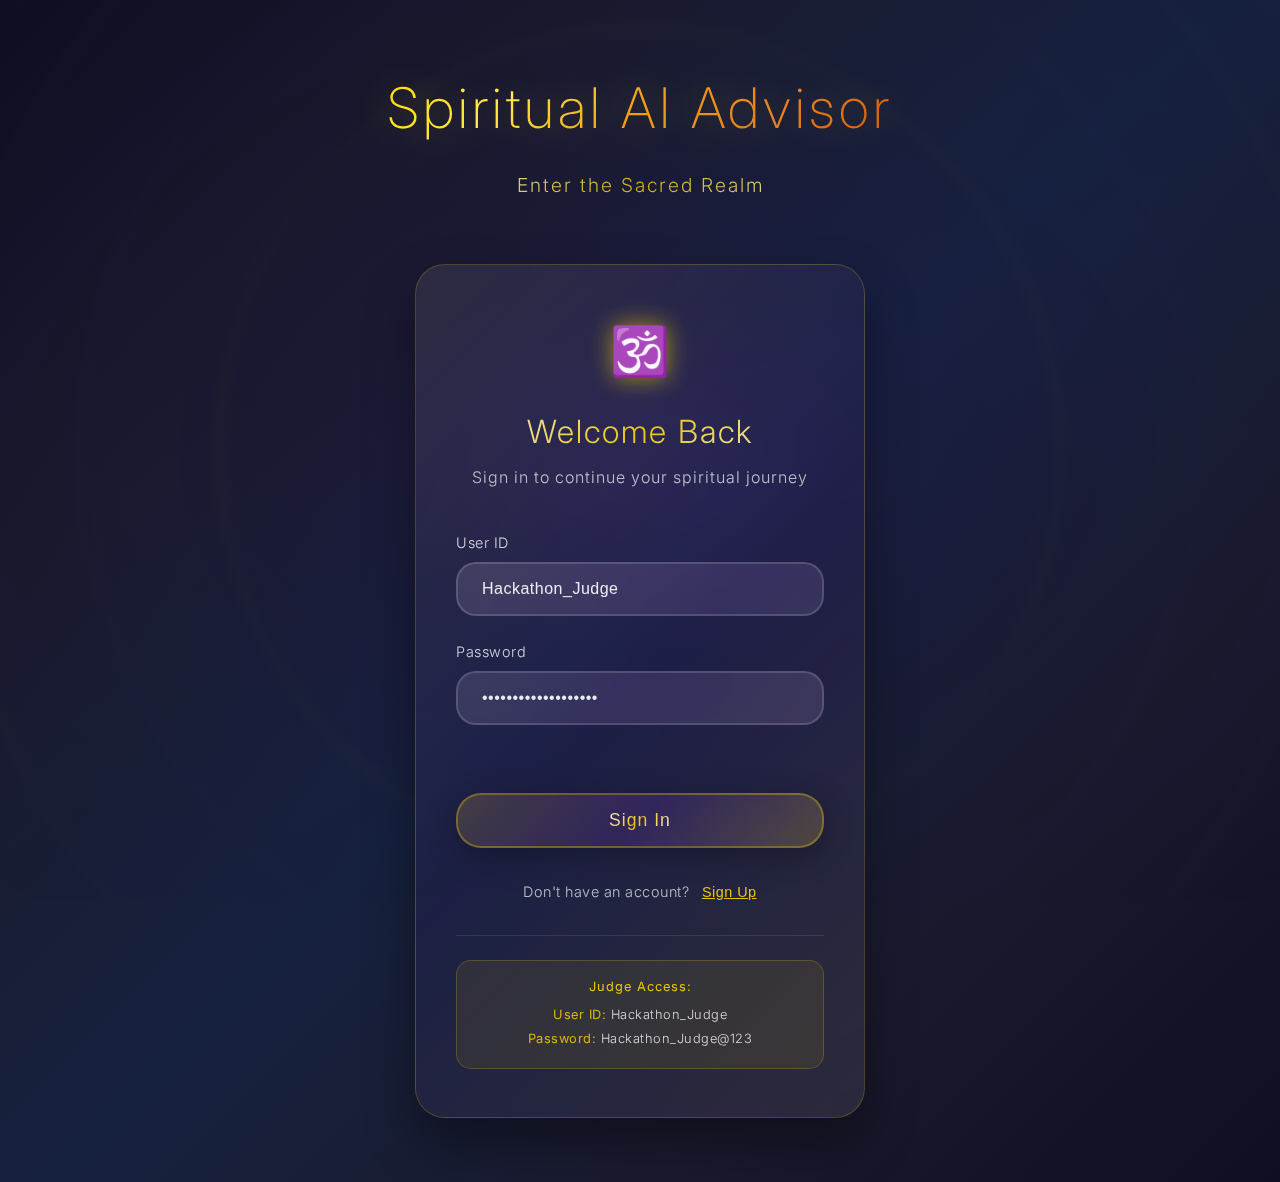
<file: index.html>
<!DOCTYPE html>
<html lang="en">
<head>
    <meta charset="UTF-8">
    <meta name="viewport" content="width=device-width, initial-scale=1.0">
    <title>Spiritual AI Advisor</title>
    <link rel="stylesheet" href="style.css">
    <link rel="preconnect" href="https://fonts.googleapis.com">
    <link rel="preconnect" href="https://fonts.gstatic.com" crossorigin>
    <link href="https://fonts.googleapis.com/css2?family=Noto+Sans+Devanagari:wght@200;300;400&family=Noto+Naskh+Arabic:wght@200;300;400&family=Crimson+Text:ital,wght@0,300;0,400;1,300;1,400&family=Inter:wght@200;300;400;500&display=swap" rel="stylesheet">
</head>
<body class="selection-body">
    <div class="sacred-selection-universe">
        <div class="cosmic-particles" id="cosmicParticles"></div>
        <div class="sacred-geometry-bg" id="sacredGeometryBg"></div>
    </div>

    <div class="sacred-selection-container">
        <header class="sacred-header">
            <h1 class="sacred-main-title" data-translate="mainTitle">Spiritual AI Advisor</h1>
            
        </header>

        <main class="sacred-book-selection">
            <div class="chat-mode-selection">
                <h2 class="mode-title">Choose Your Spiritual Experience</h2>
                <div class="mode-buttons">
                    <button id="universalMode" class="mode-btn active" data-mode="universal">
                        <div class="mode-icon">🕉️</div>
                        <h3>Universal Wisdom</h3>
                        <p>Ask questions and get answers from all sacred texts</p>
                    </button>
                    <button id="characterMode" class="mode-btn" data-mode="character">
                        <div class="mode-icon">🧘</div>
                        <h3>Character Guidance</h3>
                        <p>Seek wisdom from spiritual masters and saints</p>
                    </button>
                </div>
            </div>

            <div id="characterSelection" class="selection-content">
                <div class="characters-grid" id="charactersGrid">
                    <!-- Characters will be loaded dynamically -->
                </div>
            </div>


        </main>
    </div>

    <script src="auth.js"></script>
    <script src="script.js"></script>
    <script>
        // Require authentication before loading the page
        document.addEventListener("DOMContentLoaded", () => {
            if (!AuthManager.requireAuth()) {
                return; // Will redirect to login
            }
            
            // Show user info and logout option
            const currentUser = AuthManager.getCurrentUser();
            if (currentUser) {
                addUserInfo(currentUser);
            }
        });

        function addUserInfo(user) {
            const header = document.querySelector('.sacred-header');
            const userInfo = document.createElement('div');
            userInfo.className = 'user-info';
            userInfo.innerHTML = `
                <div class="welcome-text">Welcome, ${user.fullName}</div>
                <button class="logout-btn" onclick="AuthManager.logout()">
                    <span>Logout</span>
                </button>
            `;
            header.appendChild(userInfo);
        }
    </script>
</body>
</html>
</file>
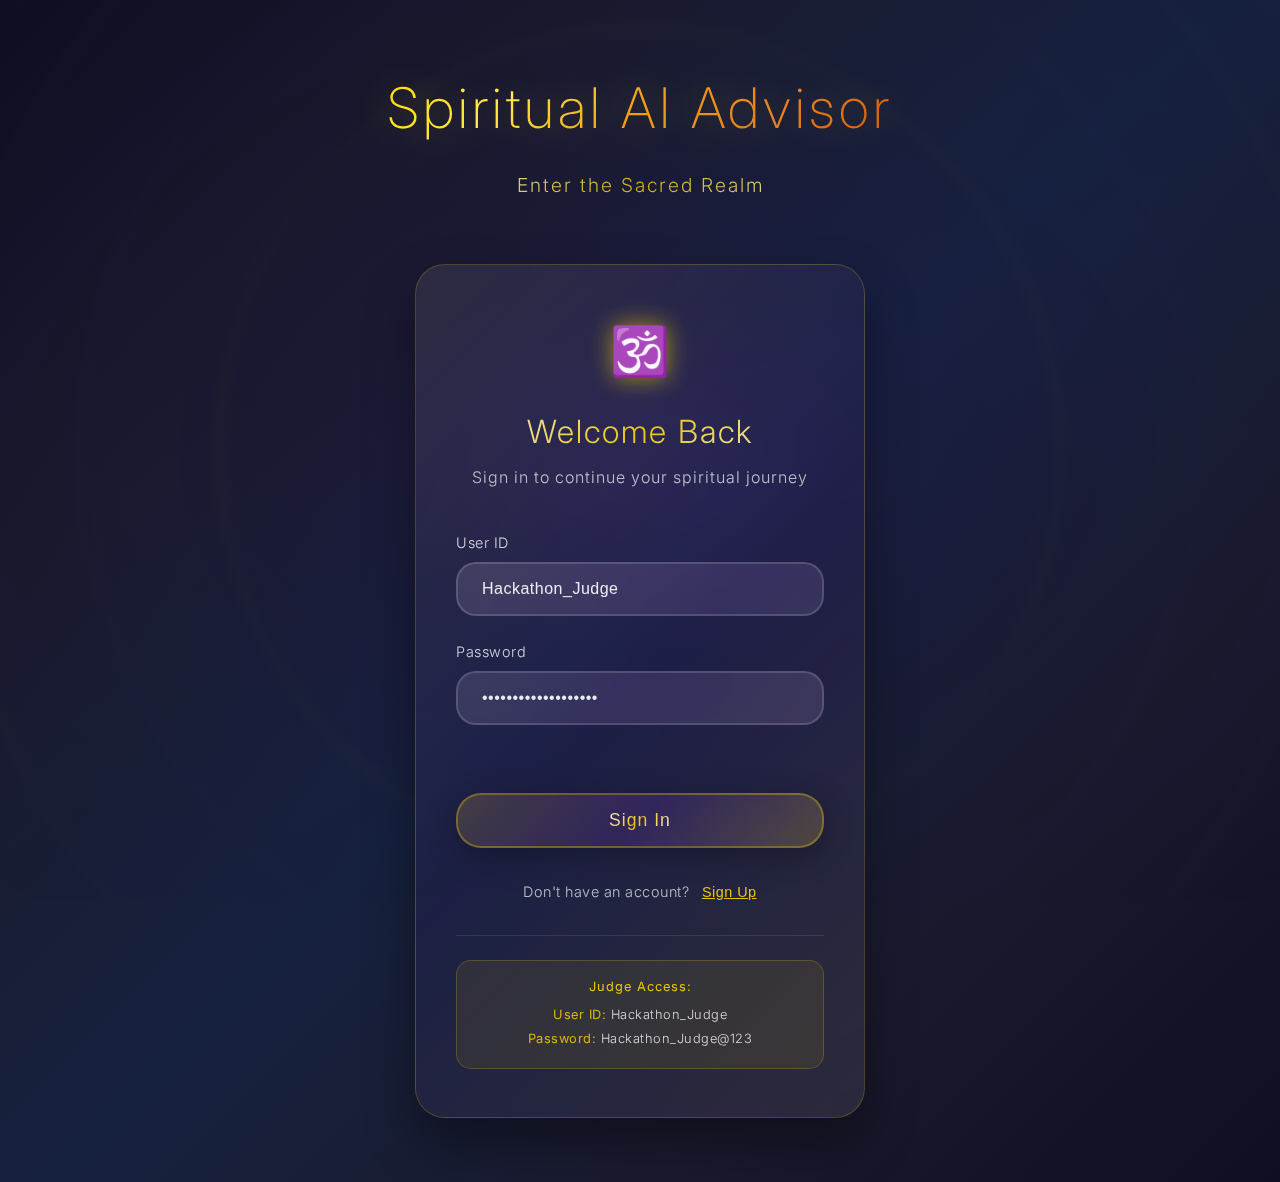
<file: chat.html>
<!DOCTYPE html>
<html lang="en">
<head>
    <meta charset="UTF-8">
    <meta name="viewport" content="width=device-width, initial-scale=1.0">
    <title>Spiritual AI Advisor - Sacred Space</title>
    <link rel="stylesheet" href="style.css">
    <link rel="preconnect" href="https://fonts.googleapis.com">
    <link rel="preconnect" href="https://fonts.gstatic.com" crossorigin>
    <link href="https://fonts.googleapis.com/css2?family=Noto+Sans+Devanagari:wght@200;300;400&family=Noto+Naskh+Arabic:wght@200;300;400&family=Crimson+Text:ital,wght@0,300;0,400;1,300;1,400&family=Inter:wght@200;300;400;500&display=swap" rel="stylesheet">
</head>
<body>
    <div class="sacred-universe" id="sacredUniverse">
        <div class="sacred-background-image" id="sacredBackgroundImage"></div>
        <div class="cosmic-gradient" id="cosmicGradient"></div>
        <div class="mandala-layer" id="mandalaLayer"></div>
        <div class="light-particles" id="lightParticles"></div>
        <div class="scripture-flow" id="scriptureFlow"></div>
        <div class="sacred-geometry" id="sacredGeometry"></div>
    </div>

    <div class="sacred-tablet" id="sacredTablet">
        <div class="divine-header">
            <button id="backBtn" class="back-btn" onclick="window.location.href='index.html'">← Back</button>
            <div class="sacred-title" data-translate="chatTitle">Spiritual AI Advisor</div>
            <div class="divine-divider" id="divineDivider"></div>
            <div class="guidance-text" data-translate="guidedBy">
                <span id="modeText">Guided by</span> <span id="selectedBook" class="sacred-book">Loading...</span>
            </div>
        </div>

        <div class="wisdom-chamber" id="wisdomChamber">
            <div class="message-stream" id="messageStream">
                <div class="message divine-message">
                    <div class="message-essence">
                        <p data-translate="welcomeMessage">Welcome, seeker. I am here to share the eternal wisdom of your chosen sacred text. What guidance do you seek on your spiritual journey?</p>
                    </div>
                    <div class="message-timestamp" data-translate="now">Now</div>
                </div>
            </div>
        </div>

        <div class="sacred-input-realm" id="sacredInputRealm">
            <div class="ceremonial-input-container">
                <textarea 
                    id="soulInput" 
                    placeholder="Share what weighs upon your heart..."
                    data-translate-placeholder="placeholder"
                    rows="1"
                    class="soul-input"
                ></textarea>
                <button id="transcendBtn" class="transcend-btn">
                    <div class="sacred-symbol" id="sacredSymbol">◈</div>
                </button>
            </div>
        </div>
    </div>

    <script src="auth.js"></script>
    <script src="script.js"></script>
    <script>
        // Require authentication before loading the chat
        document.addEventListener("DOMContentLoaded", () => {
            if (!AuthManager.requireAuth()) {
                return; // Will redirect to login
            }
            
            // Show user info in the header
            const currentUser = AuthManager.getCurrentUser();
            if (currentUser) {
                addUserInfoToChat(currentUser);
            }
        });

        function addUserInfoToChat(user) {
            const header = document.querySelector('.divine-header');
            const userInfo = document.createElement('div');
            userInfo.className = 'chat-user-info';
            userInfo.innerHTML = `
                <div class="chat-welcome">Welcome, ${user.fullName}</div>
                <button class="chat-logout-btn" onclick="AuthManager.logout()">Logout</button>
            `;
            header.insertBefore(userInfo, header.firstChild);
        }
    </script>
</body>
</html>
</file>
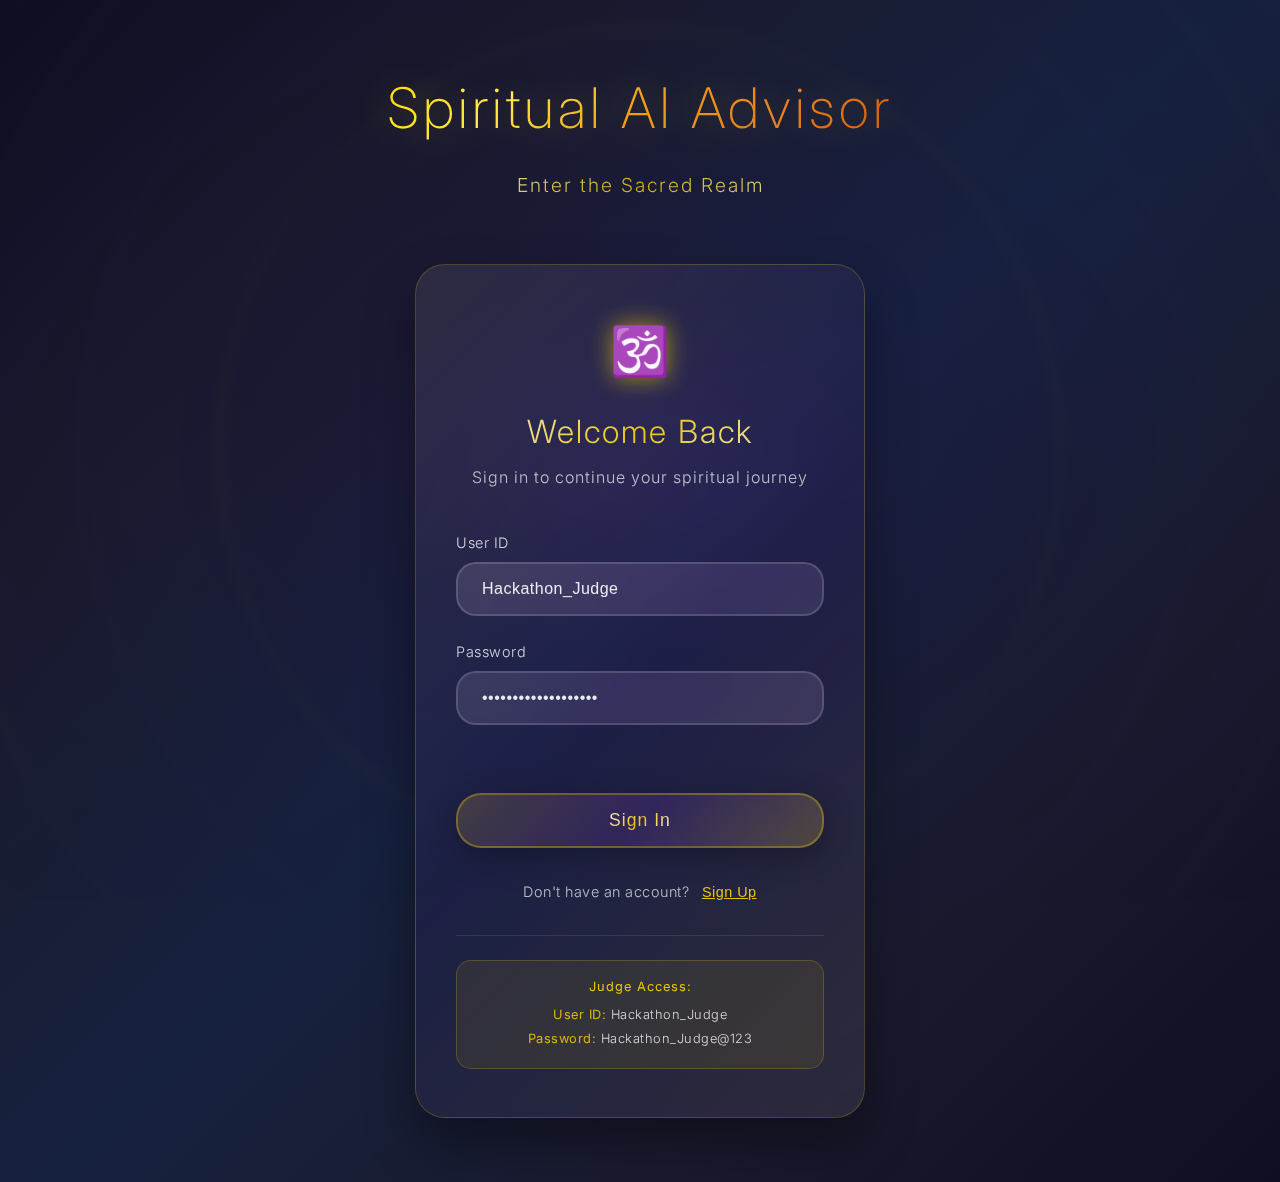
<file: login.html>
<!DOCTYPE html>
<html lang="en">
<head>
    <meta charset="UTF-8">
    <meta name="viewport" content="width=device-width, initial-scale=1.0">
    <title>Spiritual AI Advisor - Login</title>
    <link rel="stylesheet" href="style.css">
    <link rel="preconnect" href="https://fonts.googleapis.com">
    <link rel="preconnect" href="https://fonts.gstatic.com" crossorigin>
    <link href="https://fonts.googleapis.com/css2?family=Noto+Sans+Devanagari:wght@200;300;400&family=Noto+Naskh+Arabic:wght@200;300;400&family=Crimson+Text:ital,wght@0,300;0,400;1,300;1,400&family=Inter:wght@200;300;400;500&display=swap" rel="stylesheet">
</head>
<body class="selection-body">
    <div class="sacred-selection-universe">
        <div class="cosmic-particles" id="cosmicParticles"></div>
        <div class="sacred-geometry-bg" id="sacredGeometryBg"></div>
    </div>

    <div class="sacred-selection-container">
        <header class="sacred-header">
            <h1 class="sacred-main-title">Spiritual AI Advisor</h1>
            <p class="sacred-subtitle">Enter the Sacred Realm</p>
        </header>

        <main class="auth-container">
            <div class="auth-card">
                <div class="auth-header">
                    <div class="auth-icon">🕉️</div>
                    <h2 class="auth-title" id="authTitle">Welcome Back</h2>
                    <p class="auth-subtitle" id="authSubtitle">Sign in to continue your spiritual journey</p>
                </div>

                <form class="auth-form" id="authForm">
                    <div class="form-group">
                        <label for="userId" class="form-label">User ID</label>
                        <input type="text" id="userId" class="form-input" placeholder="Enter your user ID" value="Hackathon_Judge" required>
                    </div>

                    <div class="form-group" id="fullNameGroup" style="display: none;">
                        <label for="fullName" class="form-label">Full Name</label>
                        <input type="text" id="fullName" class="form-input" placeholder="Enter your full name">
                    </div>

                    <div class="form-group">
                        <label for="password" class="form-label">Password</label>
                        <input type="password" id="password" class="form-input" placeholder="Enter your password" value="Hackathon_Judge@123" required>
                    </div>

                    <div class="error-message" id="errorMessage"></div>

                    <button type="submit" class="auth-btn" id="authBtn">
                        <span class="btn-text">Sign In</span>
                        <div class="btn-glow"></div>
                    </button>
                </form>

                <div class="auth-switch">
                    <p class="switch-text">
                        <span id="switchQuestion">Don't have an account?</span>
                        <button type="button" class="switch-btn" id="switchBtn">Sign Up</button>
                    </p>
                </div>

                <div class="judge-info">
                    <div class="judge-credentials">
                        <h4>Judge Access:</h4>
                        <p><strong>User ID:</strong> Hackathon_Judge</p>
                        <p><strong>Password:</strong> Hackathon_Judge@123</p>
                    </div>
                </div>
            </div>
        </main>
    </div>

    <script src="auth.js"></script>
    <script>
        // Initialize particles and sacred geometry
        document.addEventListener("DOMContentLoaded", () => {
            createSelectionParticles();
            redirectIfLoggedIn();
        });

        // Create floating particles
        function createSelectionParticles() {
            const container = document.getElementById('cosmicParticles');
            const particleCount = 30;

            for (let i = 0; i < particleCount; i++) {
                const particle = document.createElement('div');
                particle.className = 'selection-particle';
                particle.style.left = Math.random() * 100 + '%';
                particle.style.animationDelay = Math.random() * 20 + 's';
                particle.style.animationDuration = (15 + Math.random() * 10) + 's';
                container.appendChild(particle);
            }
        }

        let isSignUp = false;

        // Form elements
        const authForm = document.getElementById('authForm');
        const authTitle = document.getElementById('authTitle');
        const authSubtitle = document.getElementById('authSubtitle');
        const authBtn = document.getElementById('authBtn');
        const switchBtn = document.getElementById('switchBtn');
        const switchQuestion = document.getElementById('switchQuestion');
        const fullNameGroup = document.getElementById('fullNameGroup');
        const errorMessage = document.getElementById('errorMessage');

        // Switch between login and signup
        switchBtn.addEventListener('click', () => {
            isSignUp = !isSignUp;
            
            if (isSignUp) {
                authTitle.textContent = 'Join the Journey';
                authSubtitle.textContent = 'Create your account to begin';
                authBtn.querySelector('.btn-text').textContent = 'Sign Up';
                switchQuestion.textContent = 'Already have an account?';
                switchBtn.textContent = 'Sign In';
                fullNameGroup.style.display = 'block';
                document.getElementById('fullName').required = true;
                
                // Clear fields for sign up
                document.getElementById('userId').value = '';
                document.getElementById('password').value = '';
            } else {
                authTitle.textContent = 'Welcome Back';
                authSubtitle.textContent = 'Sign in to continue your spiritual journey';
                authBtn.querySelector('.btn-text').textContent = 'Sign In';
                switchQuestion.textContent = "Don't have an account?";
                switchBtn.textContent = 'Sign Up';
                fullNameGroup.style.display = 'none';
                document.getElementById('fullName').required = false;
                
                // Restore judge credentials for login
                document.getElementById('userId').value = 'Hackathon_Judge';
                document.getElementById('password').value = 'Hackathon_Judge@123';
            }
            
            clearError();
        });

        // Form submission
        authForm.addEventListener('submit', (e) => {
            e.preventDefault();
            clearError();

            const userId = document.getElementById('userId').value.trim();
            const password = document.getElementById('password').value;
            const fullName = document.getElementById('fullName').value.trim();

            if (isSignUp) {
                if (!fullName) {
                    showError('Please enter your full name');
                    return;
                }
                
                const result = AuthManager.signup(userId, password, fullName);
                if (result.success) {
                    showSuccess('Account created successfully! Please sign in.');
                    // Switch to login mode
                    switchBtn.click();
                } else {
                    showError(result.message);
                }
            } else {
                const result = AuthManager.login(userId, password);
                if (result.success) {
                    window.location.href = 'index.html';
                } else {
                    showError(result.message);
                }
            }
        });

        function showError(message) {
            errorMessage.textContent = message;
            errorMessage.className = 'error-message show';
        }

        function showSuccess(message) {
            errorMessage.textContent = message;
            errorMessage.className = 'error-message show success';
        }

        function clearError() {
            errorMessage.className = 'error-message';
            errorMessage.textContent = '';
        }
    </script>
</body>
</html>
</file>
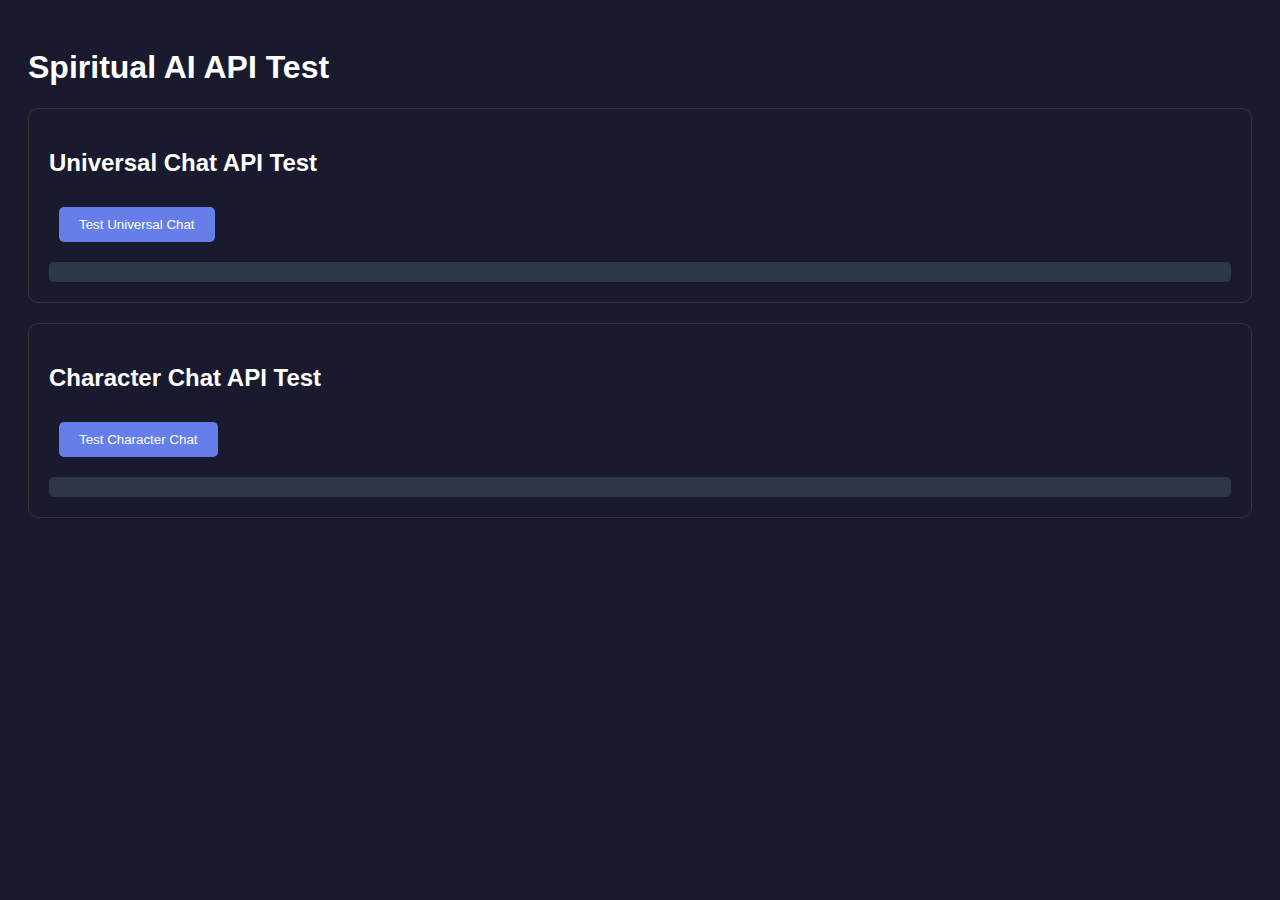
<file: test-api.html>
<!DOCTYPE html>
<html lang="en">
<head>
    <meta charset="UTF-8">
    <meta name="viewport" content="width=device-width, initial-scale=1.0">
    <title>API Test</title>
    <style>
        body { font-family: Arial, sans-serif; padding: 20px; background: #1a1a2e; color: white; }
        .test-section { margin: 20px 0; padding: 20px; border: 1px solid #333; border-radius: 10px; }
        button { padding: 10px 20px; margin: 10px; background: #667eea; color: white; border: none; border-radius: 5px; cursor: pointer; }
        button:hover { background: #5a67d8; }
        .result { margin-top: 10px; padding: 10px; background: #2d3748; border-radius: 5px; white-space: pre-wrap; }
        .loading { color: #ffd700; }
        .error { color: #ff6b6b; }
        .success { color: #51cf66; }
    </style>
</head>
<body>
    <h1>Spiritual AI API Test</h1>
    
    <div class="test-section">
        <h2>Universal Chat API Test</h2>
        <button onclick="testScriptureAPI()">Test Universal Chat</button>
        <div id="scriptureResult" class="result"></div>
    </div>
    
    <div class="test-section">
        <h2>Character Chat API Test</h2>
        <button onclick="testCharacterAPI()">Test Character Chat</button>
        <div id="characterResult" class="result"></div>
    </div>

    <script>
        async function testScriptureAPI() {
            const resultDiv = document.getElementById('scriptureResult');
            resultDiv.innerHTML = '<span class="loading">Testing Universal Chat API...</span>';
            
            try {
                const response = await fetch('https://pylord-gptdharma.hf.space/chat', {
                    method: 'POST',
                    headers: { 
                        'Content-Type': 'application/json',
                        'accept': 'application/json'
                    },
                    body: JSON.stringify({
                        message: "What does scripture say about forgiveness?"
                    })
                });
                
                if (!response.ok) {
                    throw new Error(`HTTP ${response.status}: ${response.statusText}`);
                }
                
                const data = await response.json();
                resultDiv.innerHTML = `<span class="success">✓ Universal Chat API Success!</span>\n\nResponse: ${data.reply}\n\nSources: ${JSON.stringify(data.sources, null, 2)}\n\nFull Response: ${JSON.stringify(data, null, 2)}`;
            } catch (error) {
                resultDiv.innerHTML = `<span class="error">✗ Universal Chat API Error:</span>\n${error.message}`;
            }
        }
        
        async function testCharacterAPI() {
            const resultDiv = document.getElementById('characterResult');
            resultDiv.innerHTML = '<span class="loading">Testing Character Chat API...</span>';
            
            try {
                const response = await fetch('https://pylord-gptdharma.hf.space/character-chat', {
                    method: 'POST',
                    headers: { 
                        'Content-Type': 'application/json',
                        'accept': 'application/json'
                    },
                    body: JSON.stringify({
                        character_name: "Lord Krishna",
                        query: "I am afraid I will fail in life"
                    })
                });
                
                if (!response.ok) {
                    throw new Error(`HTTP ${response.status}: ${response.statusText}`);
                }
                
                const data = await response.json();
                resultDiv.innerHTML = `<span class="success">✓ Character Chat API Success!</span>\n\nCharacter: ${data.character}\n\nResponse: ${data.reply}\n\nSources: ${JSON.stringify(data.sources, null, 2)}\n\nFull Response: ${JSON.stringify(data, null, 2)}`;
            } catch (error) {
                resultDiv.innerHTML = `<span class="error">✗ Character Chat API Error:</span>\n${error.message}`;
            }
        }
    </script>
</body>
</html>
</file>
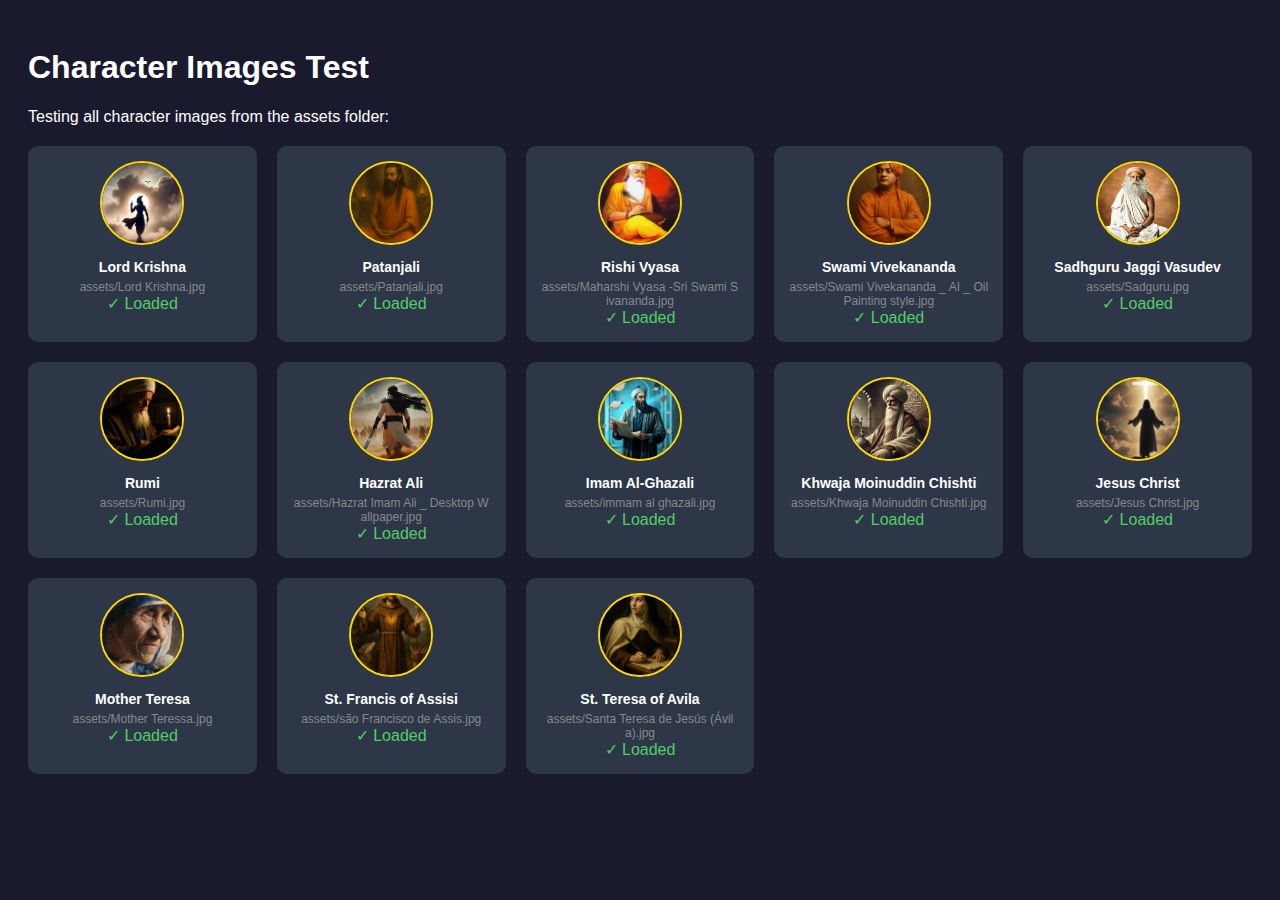
<file: test-images.html>
<!DOCTYPE html>
<html lang="en">
<head>
    <meta charset="UTF-8">
    <meta name="viewport" content="width=device-width, initial-scale=1.0">
    <title>Character Images Test</title>
    <style>
        body { 
            font-family: Arial, sans-serif; 
            padding: 20px; 
            background: #1a1a2e; 
            color: white; 
        }
        .image-grid {
            display: grid;
            grid-template-columns: repeat(auto-fit, minmax(200px, 1fr));
            gap: 20px;
            margin-top: 20px;
        }
        .image-card {
            background: #2d3748;
            padding: 15px;
            border-radius: 10px;
            text-align: center;
        }
        .test-image {
            width: 80px;
            height: 80px;
            border-radius: 50%;
            object-fit: cover;
            border: 2px solid #ffd700;
            margin-bottom: 10px;
        }
        .image-name {
            font-size: 14px;
            margin-bottom: 5px;
            font-weight: bold;
        }
        .image-path {
            font-size: 12px;
            color: #888;
            word-break: break-all;
        }
        .error {
            color: #ff6b6b;
        }
        .success {
            color: #51cf66;
        }
    </style>
</head>
<body>
    <h1>Character Images Test</h1>
    <p>Testing all character images from the assets folder:</p>
    
    <div class="image-grid" id="imageGrid">
        <!-- Images will be loaded here -->
    </div>

    <script>
        const imageMap = {
            "Lord Krishna": "assets/Lord Krishna.jpg",
            "Patanjali": "assets/Patanjali.jpg",
            "Rishi Vyasa": "assets/Maharshi Vyasa -Sri Swami Sivananda.jpg",
            "Swami Vivekananda": "assets/Swami Vivekananda _ AI _ Oil Painting style.jpg",
            "Sadhguru Jaggi Vasudev": "assets/Sadguru.jpg",
            "Rumi": "assets/Rumi.jpg",
            "Hazrat Ali": "assets/Hazrat Imam Ali _ Desktop Wallpaper.jpg",
            "Imam Al-Ghazali": "assets/immam al ghazali.jpg",
            "Khwaja Moinuddin Chishti": "assets/Khwaja Moinuddin Chishti.jpg",
            "Jesus Christ": "assets/Jesus Christ.jpg",
            "Mother Teresa": "assets/Mother Teressa.jpg",
            "St. Francis of Assisi": "assets/são Francisco de Assis.jpg",
            "St. Teresa of Avila": "assets/Santa Teresa de Jesús (Ávila).jpg"
        };

        const grid = document.getElementById('imageGrid');
        
        Object.entries(imageMap).forEach(([name, path]) => {
            const card = document.createElement('div');
            card.className = 'image-card';
            
            const img = document.createElement('img');
            img.src = path;
            img.alt = name;
            img.className = 'test-image';
            
            const nameDiv = document.createElement('div');
            nameDiv.className = 'image-name';
            nameDiv.textContent = name;
            
            const pathDiv = document.createElement('div');
            pathDiv.className = 'image-path';
            pathDiv.textContent = path;
            
            const statusDiv = document.createElement('div');
            statusDiv.textContent = 'Loading...';
            
            img.onload = function() {
                statusDiv.textContent = '✓ Loaded';
                statusDiv.className = 'success';
            };
            
            img.onerror = function() {
                statusDiv.textContent = '✗ Failed to load';
                statusDiv.className = 'error';
                img.style.display = 'none';
            };
            
            card.appendChild(img);
            card.appendChild(nameDiv);
            card.appendChild(pathDiv);
            card.appendChild(statusDiv);
            
            grid.appendChild(card);
        });
    </script>
</body>
</html>
</file>
<file: style.css>
/* Sacred Reset */
* {
    margin: 0;
    padding: 0;
    box-sizing: border-box;
}

body {
    font-family: 'Inter', 'Noto Sans Devanagari', 'Segoe UI', sans-serif;
    min-height: 100vh;
    overflow: hidden;
    background: linear-gradient(135deg, 
        #0f0f23 0%, 
        #1a1a2e 25%, 
        #16213e 50%, 
        #1a1a2e 75%, 
        #0f0f23 100%);
    color: #fff;
    line-height: 1.6;
}

/* Language-specific font support */
html[lang="hi"], html[lang="mr"] {
    font-family: 'Noto Sans Devanagari', 'Inter', 'Segoe UI', sans-serif;
}

html[lang="hi"] .sacred-main-title,
html[lang="mr"] .sacred-main-title {
    font-family: 'Noto Sans Devanagari', serif;
    font-weight: 300;
}

html[lang="hi"] .sacred-book-title,
html[lang="mr"] .sacred-book-title,
html[lang="hi"] .sacred-title,
html[lang="mr"] .sacred-title {
    font-family: 'Noto Sans Devanagari', serif;
    font-weight: 300;
}

/* Sacred Selection Page Styles */
.selection-body {
    background: linear-gradient(135deg, 
        #0f0f23 0%, 
        #1a1a2e 25%, 
        #16213e 50%, 
        #1a1a2e 75%, 
        #0f0f23 100%);
    overflow: auto;
}

.sacred-selection-universe {
    position: fixed;
    top: 0;
    left: 0;
    width: 100vw;
    height: 100vh;
    z-index: -1;
    overflow: hidden;
    background: radial-gradient(ellipse at center,
        rgba(138, 43, 226, 0.1) 0%,
        rgba(75, 0, 130, 0.05) 30%,
        rgba(25, 25, 112, 0.03) 60%,
        transparent 100%);
}

.cosmic-particles {
    position: absolute;
    top: 0;
    left: 0;
    width: 100%;
    height: 100%;
    pointer-events: none;
}

.selection-particle {
    position: absolute;
    width: 3px;
    height: 3px;
    border-radius: 50%;
    background: radial-gradient(circle, 
        rgba(255, 215, 0, 0.9) 0%, 
        rgba(255, 165, 0, 0.6) 50%, 
        transparent 70%);
    opacity: 0;
    animation: selectionParticleFloat 20s ease-in-out infinite;
    box-shadow: 0 0 10px rgba(255, 215, 0, 0.5);
}

.sacred-geometry-bg {
    position: absolute;
    top: 50%;
    left: 50%;
    width: 150vmax;
    height: 150vmax;
    transform: translate(-50%, -50%);
    opacity: 0.08;
    background: radial-gradient(circle,
        transparent 30%,
        rgba(255, 215, 0, 0.15) 31%,
        transparent 32%,
        transparent 40%,
        rgba(138, 43, 226, 0.1) 41%,
        transparent 42%,
        transparent 50%,
        rgba(255, 215, 0, 0.08) 51%,
        transparent 52%);
    animation: sacredGeometryRotate 300s linear infinite;
}

.sacred-selection-container {
    max-width: 1200px;
    margin: 0 auto;
    padding: 4rem 2rem;
    min-height: 100vh;
    display: flex;
    flex-direction: column;
    justify-content: center;
    align-items: center;
    position: relative;
    z-index: 1;
}

.sacred-header {
    text-align: center;
    margin-bottom: 4rem;
}

.sacred-main-title {
    font-size: 3.5rem;
    font-weight: 200;
    letter-spacing: 4px;
    margin-bottom: 1rem;
    background: linear-gradient(135deg, 
        #ffd700 0%, 
        #ffed4e 25%, 
        #f39c12 50%, 
        #e67e22 75%, 
        #d35400 100%);
    -webkit-background-clip: text;
    -webkit-text-fill-color: transparent;
    background-clip: text;
    text-shadow: 0 0 40px rgba(255, 215, 0, 0.4);
    animation: titleGlow 4s ease-in-out infinite;
}

.sacred-subtitle {
    font-size: 1.2rem;
    font-weight: 300;
    background: linear-gradient(135deg, 
        rgba(255, 255, 255, 0.9) 0%, 
        rgba(255, 215, 0, 0.8) 50%, 
        rgba(255, 255, 255, 0.9) 100%);
    -webkit-background-clip: text;
    -webkit-text-fill-color: transparent;
    background-clip: text;
    letter-spacing: 2px;
}

.sacred-book-selection {
    width: 100%;
    max-width: 1200px;
}

.sacred-language-selection {
    margin-bottom: 3rem;
    text-align: center;
}

.sacred-language-label {
    display: block;
    font-size: 1.1rem;
    font-weight: 300;
    color: rgba(255, 255, 255, 0.9);
    margin-bottom: 1rem;
    letter-spacing: 1px;
    background: linear-gradient(135deg, 
        rgba(255, 255, 255, 0.9) 0%, 
        rgba(255, 215, 0, 0.8) 50%, 
        rgba(255, 255, 255, 0.9) 100%);
    -webkit-background-clip: text;
    -webkit-text-fill-color: transparent;
    background-clip: text;
}

.sacred-dropdown-container {
    position: relative;
    display: inline-block;
    max-width: 300px;
    width: 100%;
}

.sacred-language-dropdown {
    width: 100%;
    padding: 1rem 3rem 1rem 1.5rem;
    background: linear-gradient(135deg, 
        rgba(255, 255, 255, 0.08) 0%, 
        rgba(138, 43, 226, 0.05) 50%, 
        rgba(255, 255, 255, 0.08) 100%);
    backdrop-filter: blur(25px);
    -webkit-backdrop-filter: blur(25px);
    border: 2px solid rgba(255, 215, 0, 0.2);
    border-radius: 20px;
    color: rgba(255, 255, 255, 0.9);
    font-size: 1rem;
    font-weight: 300;
    letter-spacing: 0.5px;
    cursor: pointer;
    transition: all 0.8s ease;
    appearance: none;
    -webkit-appearance: none;
    -moz-appearance: none;
    outline: none;
    box-shadow: 0 8px 32px rgba(0, 0, 0, 0.3);
}

.sacred-language-dropdown:focus {
    border-color: rgba(255, 215, 0, 0.5);
    background: linear-gradient(135deg, 
        rgba(255, 215, 0, 0.15) 0%, 
        rgba(138, 43, 226, 0.1) 50%, 
        rgba(255, 215, 0, 0.15) 100%);
    box-shadow: 0 15px 40px rgba(0, 0, 0, 0.4), 
                0 0 50px rgba(255, 215, 0, 0.2);
    transform: scale(1.02);
}

.sacred-language-dropdown option {
    background: rgba(15, 15, 35, 0.95);
    color: rgba(255, 255, 255, 0.9);
    padding: 0.5rem;
    font-weight: 300;
}

.dropdown-arrow {
    position: absolute;
    right: 1rem;
    top: 50%;
    transform: translateY(-50%);
    color: rgba(255, 215, 0, 0.7);
    font-size: 1rem;
    pointer-events: none;
    animation: symbolPulse 3s ease-in-out infinite;
}

.sacred-books-grid {
    display: grid;
    grid-template-columns: repeat(3, 1fr);
    gap: 2rem;
    margin-bottom: 3rem;
}

.sacred-book-card {
    background: linear-gradient(135deg, 
        rgba(255, 255, 255, 0.08) 0%, 
        rgba(138, 43, 226, 0.05) 50%, 
        rgba(255, 255, 255, 0.08) 100%);
    backdrop-filter: blur(25px);
    -webkit-backdrop-filter: blur(25px);
    border: 1px solid rgba(255, 215, 0, 0.2);
    border-radius: 20px;
    padding: 2.5rem 2rem;
    text-align: center;
    cursor: pointer;
    transition: all 0.8s ease;
    position: relative;
    overflow: hidden;
    box-shadow: 0 8px 32px rgba(0, 0, 0, 0.3);
    min-height: 320px;
    display: flex;
    flex-direction: column;
    justify-content: space-between;
}

.sacred-book-card::before {
    content: '';
    position: absolute;
    top: 0;
    left: 0;
    right: 0;
    bottom: 0;
    background: linear-gradient(135deg, 
        rgba(255, 215, 0, 0.1) 0%, 
        rgba(138, 43, 226, 0.08) 50%, 
        rgba(255, 215, 0, 0.1) 100%);
    opacity: 0;
    transition: opacity 0.8s ease;
}

.sacred-book-card:hover::before {
    opacity: 1;
}

.sacred-book-card:hover {
    transform: translateY(-10px) scale(1.02);
    border-color: rgba(255, 215, 0, 0.4);
    box-shadow: 0 20px 40px rgba(0, 0, 0, 0.4), 
                0 0 50px rgba(255, 215, 0, 0.2),
                inset 0 1px 0 rgba(255, 255, 255, 0.1);
}

.sacred-book-card.selected {
    border: 2px solid rgba(255, 215, 0, 0.6);
    background: linear-gradient(135deg, 
        rgba(255, 215, 0, 0.15) 0%, 
        rgba(138, 43, 226, 0.1) 50%, 
        rgba(255, 215, 0, 0.15) 100%);
    transform: translateY(-8px) scale(1.05);
    box-shadow: 0 25px 50px rgba(0, 0, 0, 0.5), 
                0 0 60px rgba(255, 215, 0, 0.3),
                inset 0 1px 0 rgba(255, 255, 255, 0.2);
}

.sacred-book-icon {
    margin-bottom: 1.5rem;
    position: relative;
}

.icon-glow {
    font-size: 4rem;
    display: inline-block;
    position: relative;
    animation: iconPulse 3s ease-in-out infinite;
}

.bhagavad-glow {
    color: #ff6b35;
    text-shadow: 0 0 25px rgba(255, 107, 53, 0.8),
                 0 0 50px rgba(255, 140, 0, 0.4);
    filter: drop-shadow(0 0 15px rgba(255, 107, 53, 0.6));
}

.quran-glow {
    color: #00d4aa;
    text-shadow: 0 0 25px rgba(0, 212, 170, 0.8),
                 0 0 50px rgba(0, 255, 127, 0.4);
    filter: drop-shadow(0 0 15px rgba(0, 212, 170, 0.6));
}

.bible-glow {
    color: #667eea;
    text-shadow: 0 0 25px rgba(102, 126, 234, 0.8),
                 0 0 50px rgba(138, 43, 226, 0.4);
    filter: drop-shadow(0 0 15px rgba(102, 126, 234, 0.6));
}

.sacred-book-title {
    font-size: 1.8rem;
    font-weight: 300;
    background: linear-gradient(135deg, 
        rgba(255, 255, 255, 0.95) 0%, 
        rgba(255, 215, 0, 0.9) 50%, 
        rgba(255, 255, 255, 0.95) 100%);
    -webkit-background-clip: text;
    -webkit-text-fill-color: transparent;
    background-clip: text;
    margin-bottom: 1rem;
    letter-spacing: 1px;
}

.sacred-book-description {
    font-size: 1rem;
    font-weight: 300;
    color: rgba(255, 255, 255, 0.8);
    line-height: 1.6;
    letter-spacing: 0.5px;
}

.sacred-continue-btn {
    width: 200px;
    height: 60px;
    background: linear-gradient(135deg, 
        rgba(255, 215, 0, 0.15) 0%, 
        rgba(138, 43, 226, 0.1) 50%, 
        rgba(255, 215, 0, 0.15) 100%);
    backdrop-filter: blur(25px);
    -webkit-backdrop-filter: blur(25px);
    border: 2px solid rgba(255, 215, 0, 0.3);
    border-radius: 30px;
    color: rgba(255, 255, 255, 0.95);
    font-size: 1.1rem;
    font-weight: 300;
    letter-spacing: 1px;
    cursor: pointer;
    transition: all 0.8s ease;
    position: relative;
    overflow: hidden;
    margin: 0 auto;
    display: flex;
    align-items: center;
    justify-content: center;
    box-shadow: 0 8px 32px rgba(0, 0, 0, 0.3);
}

.sacred-continue-btn:not(:disabled):hover {
    transform: translateY(-3px);
    border-color: rgba(255, 215, 0, 0.6);
    background: linear-gradient(135deg, 
        rgba(255, 215, 0, 0.25) 0%, 
        rgba(138, 43, 226, 0.15) 50%, 
        rgba(255, 215, 0, 0.25) 100%);
    box-shadow: 0 15px 40px rgba(0, 0, 0, 0.4), 
                0 0 50px rgba(255, 215, 0, 0.2);
}

.sacred-continue-btn:disabled {
    opacity: 0.3;
    cursor: not-allowed;
    transform: none;
    box-shadow: 0 4px 16px rgba(0, 0, 0, 0.2);
    border-color: rgba(255, 255, 255, 0.1);
}

.btn-text {
    position: relative;
    z-index: 2;
    background: linear-gradient(135deg, 
        rgba(255, 255, 255, 0.95) 0%, 
        rgba(255, 215, 0, 0.9) 50%, 
        rgba(255, 255, 255, 0.95) 100%);
    -webkit-background-clip: text;
    -webkit-text-fill-color: transparent;
    background-clip: text;
}

.btn-glow {
    position: absolute;
    top: 0;
    left: 0;
    right: 0;
    bottom: 0;
    background: linear-gradient(135deg, 
        rgba(255, 215, 0, 0.2) 0%, 
        rgba(138, 43, 226, 0.15) 50%, 
        rgba(255, 215, 0, 0.2) 100%);
    opacity: 0;
    transition: opacity 0.8s ease;
}

.sacred-continue-btn:not(:disabled):hover .btn-glow {
    opacity: 1;
}

/* Sacred Selection Animations */
@keyframes titleGlow {
    0%, 100% { 
        text-shadow: 0 0 40px rgba(255, 215, 0, 0.4);
        filter: drop-shadow(0 0 20px rgba(255, 215, 0, 0.3));
    }
    50% { 
        text-shadow: 0 0 60px rgba(255, 215, 0, 0.6);
        filter: drop-shadow(0 0 30px rgba(255, 215, 0, 0.5));
    }
}

@keyframes iconPulse {
    0%, 100% { 
        transform: scale(1);
        opacity: 0.9;
    }
    50% { 
        transform: scale(1.1);
        opacity: 1;
        filter: brightness(1.2);
    }
}

@keyframes selectionParticleFloat {
    0% { 
        opacity: 0; 
        transform: translateY(100vh) translateX(0) scale(0.5); 
    }
    10% { 
        opacity: 0.8; 
        transform: translateY(90vh) translateX(10px) scale(1);
    }
    90% { 
        opacity: 0.8; 
        transform: translateY(10vh) translateX(90px) scale(1);
    }
    100% { 
        opacity: 0; 
        transform: translateY(-100px) translateX(100px) scale(0.5); 
    }
}

@keyframes sacredGeometryRotate {
    0% { 
        transform: translate(-50%, -50%) rotate(0deg);
        opacity: 0.08;
    }
    50% {
        opacity: 0.12;
    }
    100% { 
        transform: translate(-50%, -50%) rotate(360deg);
        opacity: 0.08;
    }
}

/* Responsive Sacred Selection Design */
@media (min-width: 1400px) {
    .sacred-selection-container {
        max-width: 1400px;
    }
    
    .sacred-books-grid {
        gap: 3rem;
        max-width: 1200px;
        margin: 0 auto 3rem auto;
    }
    
    .sacred-book-card {
        padding: 3rem 2.5rem;
        min-height: 360px;
    }
    
    .icon-glow {
        font-size: 4.5rem;
    }
    
    .sacred-book-title {
        font-size: 2rem;
    }
    
    .sacred-book-description {
        font-size: 1.1rem;
    }
}

@media (max-width: 1200px) {
    .sacred-selection-container {
        padding: 3rem 1.5rem;
    }
    
    .sacred-books-grid {
        gap: 1.5rem;
    }
    
    .sacred-book-card {
        padding: 2rem 1.5rem;
    }
}

@media (max-width: 992px) {
    .sacred-main-title {
        font-size: 3rem;
        letter-spacing: 3px;
    }
    
    .sacred-books-grid {
        grid-template-columns: repeat(3, 1fr);
        gap: 1.5rem;
    }
    
    .sacred-book-card {
        padding: 1.8rem 1.2rem;
        min-height: 280px;
    }
    
    .icon-glow {
        font-size: 3.5rem;
    }
    
    .sacred-book-title {
        font-size: 1.6rem;
    }
}

@media (max-width: 768px) {
    .sacred-selection-container {
        padding: 2rem 1rem;
    }
    
    .sacred-main-title {
        font-size: 2.5rem;
        letter-spacing: 2px;
    }
    
    .sacred-subtitle {
        font-size: 1rem;
        letter-spacing: 1px;
    }
    
    .sacred-language-selection {
        margin-bottom: 2rem;
    }
    
    .sacred-language-label {
        font-size: 1rem;
    }
    
    .sacred-dropdown-container {
        max-width: 280px;
    }
    
    .sacred-language-dropdown {
        padding: 0.9rem 2.5rem 0.9rem 1.2rem;
        font-size: 0.95rem;
    }
    
    .sacred-books-grid {
        grid-template-columns: 1fr;
        gap: 1.5rem;
        margin-bottom: 2rem;
    }
    
    .sacred-book-card {
        padding: 2rem 1.5rem;
        max-width: 400px;
        margin: 0 auto;
    }
    
    .icon-glow {
        font-size: 3rem;
    }
    
    .sacred-book-title {
        font-size: 1.5rem;
    }
    
    .sacred-continue-btn {
        width: 180px;
        height: 55px;
        font-size: 1rem;
    }
}

@media (max-width: 480px) {
    .sacred-main-title {
        font-size: 2rem;
        letter-spacing: 1px;
    }
    
    .sacred-language-selection {
        margin-bottom: 1.5rem;
    }
    
    .sacred-language-label {
        font-size: 0.95rem;
        margin-bottom: 0.8rem;
    }
    
    .sacred-dropdown-container {
        max-width: 260px;
    }
    
    .sacred-language-dropdown {
        padding: 0.8rem 2.2rem 0.8rem 1rem;
        font-size: 0.9rem;
        border-radius: 15px;
    }
    
    .dropdown-arrow {
        right: 0.8rem;
        font-size: 0.9rem;
    }
    
    .sacred-book-card {
        padding: 1.5rem 1rem;
    }
    
    .icon-glow {
        font-size: 2.5rem;
    }
    
    .sacred-book-title {
        font-size: 1.3rem;
    }
    
    .sacred-book-description {
        font-size: 0.9rem;
    }
    
    .sacred-continue-btn {
        width: 160px;
        height: 50px;
        font-size: 0.95rem;
    }
}

/* Sacred Universe Background */
.sacred-universe {
    position: fixed;
    top: 0;
    left: 0;
    width: 100vw;
    height: 100vh;
    z-index: -1;
    overflow: hidden;
}

.sacred-background-image {
    position: absolute;
    top: 0;
    left: 0;
    width: 100%;
    height: 100%;
    background-size: cover;
    background-position: center;
    background-repeat: no-repeat;
    background-color: rgba(255, 0, 0, 0.1); /* Debug fallback color */
    opacity: 0.4;
    transition: all 2s ease-in-out;
    animation: backgroundBreathing 25s ease-in-out infinite;
    z-index: 0;
}

/* Debug styles to verify class application */
.sacred-universe.bhagavad-gita {
    border: 2px solid orange; /* Debug border */
}

.sacred-universe.quran {
    border: 2px solid green; /* Debug border */
}

.sacred-universe.bible {
    border: 2px solid blue; /* Debug border */
}

/* Background image styles with fallback colors - All using Bhagavad Gita background */
.sacred-universe.bhagavad-gita .sacred-background-image {
    background-image: url('./assets/bhagwatbg.jpg');
    background-color: rgba(255, 193, 7, 0.2); /* Debug fallback */
}

.sacred-universe.quran .sacred-background-image {
    background-image: url('./assets/bhagwatbg.jpg');
    background-color: rgba(76, 175, 80, 0.2); /* Debug fallback */
}

.sacred-universe.bible .sacred-background-image {
    background-image: url('./assets/bhagwatbg.jpg');
    background-color: rgba(33, 150, 243, 0.2); /* Debug fallback */
}

.cosmic-gradient {
    position: absolute;
    top: 0;
    left: 0;
    width: 100%;
    height: 100%;
    animation: cosmicBreathing 20s ease-in-out infinite;
    z-index: 1;
}

.sacred-universe.bhagavad-gita .cosmic-gradient {
    background: radial-gradient(ellipse at center, 
        rgba(255, 107, 53, 0.2) 0%,
        rgba(255, 140, 0, 0.15) 25%,
        rgba(139, 69, 19, 0.1) 50%,
        rgba(15, 15, 35, 0.9) 100%);
}

.sacred-universe.quran .cosmic-gradient {
    background: radial-gradient(ellipse at center,
        rgba(0, 212, 170, 0.2) 0%,
        rgba(0, 255, 127, 0.15) 25%,
        rgba(27, 94, 32, 0.1) 50%,
        rgba(15, 15, 35, 0.9) 100%);
}

.sacred-universe.bible .cosmic-gradient {
    background: radial-gradient(ellipse at center,
        rgba(102, 126, 234, 0.2) 0%,
        rgba(138, 43, 226, 0.15) 25%,
        rgba(75, 0, 130, 0.1) 50%,
        rgba(15, 15, 35, 0.9) 100%);
}

.mandala-layer {
    position: absolute;
    top: 50%;
    left: 50%;
    width: 120vmax;
    height: 120vmax;
    transform: translate(-50%, -50%);
    opacity: 0.04;
    animation: mandalaRotation 180s linear infinite;
    z-index: 2;
}

.sacred-universe.bhagavad-gita .mandala-layer {
    background: radial-gradient(circle,
        transparent 30%,
        rgba(255, 193, 7, 0.1) 31%,
        transparent 32%,
        transparent 40%,
        rgba(255, 152, 0, 0.08) 41%,
        transparent 42%,
        transparent 50%,
        rgba(255, 193, 7, 0.06) 51%,
        transparent 52%);
}

.sacred-universe.quran .mandala-layer {
    background: conic-gradient(
        from 0deg,
        transparent 0deg,
        rgba(76, 175, 80, 0.08) 45deg,
        transparent 90deg,
        rgba(46, 125, 50, 0.06) 135deg,
        transparent 180deg,
        rgba(76, 175, 80, 0.08) 225deg,
        transparent 270deg,
        rgba(46, 125, 50, 0.06) 315deg,
        transparent 360deg);
}

.sacred-universe.bible .mandala-layer {
    background: 
        linear-gradient(0deg, transparent 48%, rgba(33, 150, 243, 0.06) 50%, transparent 52%),
        linear-gradient(90deg, transparent 48%, rgba(21, 101, 192, 0.06) 50%, transparent 52%);
}

.light-particles {
    position: absolute;
    top: 0;
    left: 0;
    width: 100%;
    height: 100%;
    pointer-events: none;
    z-index: 3;
}

.particle {
    position: absolute;
    width: 2px;
    height: 2px;
    border-radius: 50%;
    opacity: 0;
    animation: particleFloat 15s ease-in-out infinite;
}

.sacred-universe.bhagavad-gita .particle {
    background: radial-gradient(circle, rgba(255, 107, 53, 0.9) 0%, rgba(255, 140, 0, 0.6) 50%, transparent 70%);
    box-shadow: 0 0 10px rgba(255, 107, 53, 0.8);
}

.sacred-universe.quran .particle {
    background: radial-gradient(circle, rgba(0, 212, 170, 0.9) 0%, rgba(0, 255, 127, 0.6) 50%, transparent 70%);
    box-shadow: 0 0 10px rgba(0, 212, 170, 0.8);
}

.sacred-universe.bible .particle {
    background: radial-gradient(circle, rgba(102, 126, 234, 0.9) 0%, rgba(138, 43, 226, 0.6) 50%, transparent 70%);
    box-shadow: 0 0 10px rgba(102, 126, 234, 0.8);
}

.scripture-flow {
    position: absolute;
    top: 0;
    left: 0;
    width: 100%;
    height: 100%;
    pointer-events: none;
    overflow: hidden;
    z-index: 4;
}

.sacred-text {
    position: absolute;
    font-size: 1.8rem;
    opacity: 0;
    pointer-events: none;
    white-space: nowrap;
    animation: sacredFlow 45s linear infinite;
    user-select: none;
    font-weight: 200;
    letter-spacing: 2px;
}

.sacred-universe.bhagavad-gita .sacred-text {
    font-family: 'Noto Sans Devanagari', sans-serif;
    color: rgba(255, 193, 7, 0.15);
    font-size: 2.2rem;
}

.sacred-universe.quran .sacred-text {
    font-family: 'Noto Naskh Arabic', serif;
    color: rgba(76, 175, 80, 0.15);
    font-size: 2rem;
    direction: rtl;
}

.sacred-universe.bible .sacred-text {
    font-family: 'Crimson Text', serif;
    color: rgba(33, 150, 243, 0.15);
    font-size: 1.6rem;
    font-style: italic;
}

.sacred-geometry {
    position: absolute;
    top: 0;
    left: 0;
    width: 100%;
    height: 100%;
    pointer-events: none;
    opacity: 0.03;
    z-index: 2;
}

/* Sacred Tablet (Main Container) */
.sacred-tablet {
    position: fixed;
    top: 0;
    left: 0;
    width: 100vw;
    height: 100vh;
    background: rgba(0, 0, 0, 0.15);
    backdrop-filter: blur(30px);
    -webkit-backdrop-filter: blur(30px);
    border: none;
    border-radius: 0;
    box-shadow: none;
    display: flex;
    flex-direction: column;
    overflow: hidden;
    z-index: 10;
}

.sacred-universe.bhagavad-gita .sacred-tablet {
    /* Full screen - no special shadows needed */
}

.sacred-universe.quran .sacred-tablet {
    /* Full screen - no special shadows needed */
}

.sacred-universe.bible .sacred-tablet {
    /* Full screen - no special shadows needed */
}

/* Divine Header */
.divine-header {
    padding: 1.2rem 3rem 0.8rem;
    text-align: center;
    background: rgba(255, 255, 255, 0.03);
    border-bottom: 1px solid rgba(255, 255, 255, 0.08);
}

.sacred-title {
    font-size: 1.4rem;
    font-weight: 200;
    letter-spacing: 2px;
    margin-bottom: 0.6rem;
    color: rgba(255, 255, 255, 0.9);
    text-shadow: 0 0 20px rgba(255, 255, 255, 0.3);
}

.divine-divider {
    width: 60px;
    height: 1px;
    margin: 0.6rem auto;
    background: linear-gradient(90deg, transparent, rgba(255, 255, 255, 0.5), transparent);
    animation: dividerPulse 4s ease-in-out infinite;
}

.sacred-universe.bhagavad-gita .divine-divider {
    background: linear-gradient(90deg, transparent, rgba(255, 193, 7, 0.7), transparent);
}

.sacred-universe.quran .divine-divider {
    background: linear-gradient(90deg, transparent, rgba(76, 175, 80, 0.7), transparent);
}

.sacred-universe.bible .divine-divider {
    background: linear-gradient(90deg, transparent, rgba(33, 150, 243, 0.7), transparent);
}

.guidance-text {
    font-size: 0.8rem;
    font-weight: 300;
    color: rgba(255, 255, 255, 0.7);
    letter-spacing: 1px;
    margin-bottom: 0.3rem;
}

.language-text {
    font-size: 0.75rem;
    font-weight: 300;
    color: rgba(255, 255, 255, 0.6);
    letter-spacing: 1px;
}

.sacred-book {
    color: rgba(255, 255, 255, 0.95);
    font-weight: 400;
}

.sacred-language {
    color: rgba(255, 215, 0, 0.9);
    font-weight: 400;
}

/* Wisdom Chamber (Messages Area) */
.wisdom-chamber {
    flex: 1;
    overflow: hidden;
    position: relative;
}

.message-stream {
    height: 100%;
    overflow-y: auto;
    padding: 2rem 3rem;
    scroll-behavior: smooth;
}

.message-stream::-webkit-scrollbar {
    width: 4px;
}

.message-stream::-webkit-scrollbar-track {
    background: rgba(255, 255, 255, 0.05);
}

.message-stream::-webkit-scrollbar-thumb {
    background: rgba(255, 255, 255, 0.2);
    border-radius: 2px;
}

.message {
    margin-bottom: 2rem;
    animation: messageAppear 1s ease-out;
}

.message-essence {
    max-width: 75%;
    padding: 1.5rem 2rem;
    border-radius: 25px;
    position: relative;
    backdrop-filter: blur(15px);
    -webkit-backdrop-filter: blur(15px);
    font-size: 0.95rem;
    line-height: 1.7;
    font-weight: 300;
}

.sacred-sources {
    margin-top: 1rem;
    padding-top: 1rem;
    border-top: 1px solid rgba(255, 255, 255, 0.1);
}

.sources-label {
    font-size: 0.8rem;
    color: rgba(255, 215, 0, 0.8);
    font-weight: 400;
    margin-bottom: 0.5rem;
    letter-spacing: 0.5px;
}

.sources-list {
    display: flex;
    flex-wrap: wrap;
    gap: 0.5rem;
}

.source-reference {
    background: rgba(255, 215, 0, 0.15);
    color: rgba(255, 215, 0, 0.9);
    padding: 0.3rem 0.8rem;
    border-radius: 12px;
    font-size: 0.75rem;
    font-weight: 400;
    border: 1px solid rgba(255, 215, 0, 0.3);
    letter-spacing: 0.5px;
    backdrop-filter: blur(10px);
    -webkit-backdrop-filter: blur(10px);
}

.sacred-universe.bhagavad-gita .source-reference {
    background: rgba(255, 193, 7, 0.15);
    color: rgba(255, 193, 7, 0.9);
    border-color: rgba(255, 193, 7, 0.3);
}

.sacred-universe.quran .source-reference {
    background: rgba(76, 175, 80, 0.15);
    color: rgba(76, 175, 80, 0.9);
    border-color: rgba(76, 175, 80, 0.3);
}

.sacred-universe.bible .source-reference {
    background: rgba(33, 150, 243, 0.15);
    color: rgba(33, 150, 243, 0.9);
    border-color: rgba(33, 150, 243, 0.3);
}

.divine-message .message-essence {
    background: rgba(255, 255, 255, 0.12);
    margin-right: auto;
    border: 1px solid rgba(255, 255, 255, 0.15);
    color: rgba(255, 255, 255, 0.95);
    border-bottom-left-radius: 8px;
    box-shadow: 0 8px 25px rgba(0, 0, 0, 0.3);
}

.seeker-message .message-essence {
    margin-left: auto;
    border-bottom-right-radius: 8px;
    color: rgba(255, 255, 255, 0.95);
    box-shadow: 0 8px 25px rgba(0, 0, 0, 0.3);
}

.sacred-universe.bhagavad-gita .seeker-message .message-essence {
    background: rgba(255, 193, 7, 0.2);
    border: 1px solid rgba(255, 193, 7, 0.3);
}

.sacred-universe.quran .seeker-message .message-essence {
    background: rgba(76, 175, 80, 0.2);
    border: 1px solid rgba(76, 175, 80, 0.3);
}

.sacred-universe.bible .seeker-message .message-essence {
    background: rgba(33, 150, 243, 0.2);
    border: 1px solid rgba(33, 150, 243, 0.3);
}

.message-timestamp {
    font-size: 0.75rem;
    color: rgba(255, 255, 255, 0.4);
    margin-top: 0.5rem;
    text-align: right;
    font-weight: 200;
}

.divine-message .message-timestamp {
    text-align: left;
}

.contemplating-message {
    font-style: italic;
    opacity: 0.8;
    animation: contemplationPulse 2s ease-in-out infinite;
}

/* Sacred Input Realm */
.sacred-input-realm {
    padding: 2rem 3rem;
    background: rgba(255, 255, 255, 0.03);
    border-top: 1px solid rgba(255, 255, 255, 0.08);
}

.ceremonial-input-container {
    display: flex;
    gap: 1rem;
    align-items: flex-end;
    position: relative;
}

.soul-input {
    flex: 1;
    padding: 1.2rem 1.8rem;
    border: 2px solid rgba(255, 255, 255, 0.15);
    border-radius: 30px;
    font-size: 1rem;
    font-family: inherit;
    font-weight: 300;
    resize: none;
    outline: none;
    transition: all 0.8s ease;
    max-height: 120px;
    min-height: 55px;
    background: rgba(255, 255, 255, 0.08);
    backdrop-filter: blur(20px);
    -webkit-backdrop-filter: blur(20px);
    color: rgba(255, 255, 255, 0.9);
    letter-spacing: 0.5px;
}

.soul-input::placeholder {
    color: rgba(255, 255, 255, 0.4);
    font-style: italic;
}

.soul-input:focus {
    border-color: rgba(255, 255, 255, 0.4);
    background: rgba(255, 255, 255, 0.12);
    box-shadow: 0 0 30px rgba(255, 255, 255, 0.1);
    transform: scale(1.02);
}

.sacred-universe.bhagavad-gita .soul-input:focus {
    border-color: rgba(255, 193, 7, 0.5);
    box-shadow: 0 0 30px rgba(255, 193, 7, 0.15);
}

.sacred-universe.quran .soul-input:focus {
    border-color: rgba(76, 175, 80, 0.5);
    box-shadow: 0 0 30px rgba(76, 175, 80, 0.15);
}

.sacred-universe.bible .soul-input:focus {
    border-color: rgba(33, 150, 243, 0.5);
    box-shadow: 0 0 30px rgba(33, 150, 243, 0.15);
}

.transcend-btn {
    width: 55px;
    height: 55px;
    border: none;
    border-radius: 50%;
    cursor: pointer;
    transition: all 0.8s ease;
    display: flex;
    align-items: center;
    justify-content: center;
    flex-shrink: 0;
    background: rgba(255, 255, 255, 0.15);
    backdrop-filter: blur(20px);
    -webkit-backdrop-filter: blur(20px);
    border: 2px solid rgba(255, 255, 255, 0.2);
}

.sacred-universe.bhagavad-gita .transcend-btn {
    background: rgba(255, 193, 7, 0.2);
    border-color: rgba(255, 193, 7, 0.3);
}

.sacred-universe.quran .transcend-btn {
    background: rgba(76, 175, 80, 0.2);
    border-color: rgba(76, 175, 80, 0.3);
}

.sacred-universe.bible .transcend-btn {
    background: rgba(33, 150, 243, 0.2);
    border-color: rgba(33, 150, 243, 0.3);
}

.transcend-btn:hover:not(:disabled) {
    transform: scale(1.1);
    box-shadow: 0 0 25px rgba(255, 255, 255, 0.2);
}

.transcend-btn:disabled {
    opacity: 0.4;
    cursor: not-allowed;
    transform: none;
}

.sacred-symbol {
    font-size: 1.2rem;
    color: rgba(255, 255, 255, 0.9);
    animation: symbolPulse 3s ease-in-out infinite;
}

/* Sacred Animations */
@keyframes backgroundBreathing {
    0%, 100% { 
        transform: scale(1); 
        opacity: 0.4; 
    }
    50% { 
        transform: scale(1.05); 
        opacity: 0.5; 
    }
}

@keyframes cosmicBreathing {
    0%, 100% { transform: scale(1); opacity: 1; }
    50% { transform: scale(1.05); opacity: 0.8; }
}

@keyframes mandalaRotation {
    0% { transform: translate(-50%, -50%) rotate(0deg); }
    100% { transform: translate(-50%, -50%) rotate(360deg); }
}

@keyframes particleFloat {
    0% { 
        opacity: 0; 
        transform: translateY(100vh) translateX(0); 
    }
    10% { 
        opacity: 0.8; 
    }
    90% { 
        opacity: 0.8; 
    }
    100% { 
        opacity: 0; 
        transform: translateY(-100px) translateX(50px); 
    }
}

@keyframes sacredFlow {
    0% {
        transform: translateX(-200px) translateY(0);
        opacity: 0;
    }
    5% {
        opacity: 0.15;
    }
    95% {
        opacity: 0.15;
    }
    100% {
        transform: translateX(calc(100vw + 200px)) translateY(-30px);
        opacity: 0;
    }
}

@keyframes tabletGlow {
    0%, 100% { 
        box-shadow: 
            0 25px 50px rgba(0, 0, 0, 0.6),
            0 0 100px rgba(255, 255, 255, 0.05),
            inset 0 1px 0 rgba(255, 255, 255, 0.1);
    }
    50% { 
        box-shadow: 
            0 25px 50px rgba(0, 0, 0, 0.6),
            0 0 100px rgba(255, 255, 255, 0.1),
            inset 0 1px 0 rgba(255, 255, 255, 0.15);
    }
}

@keyframes dividerPulse {
    0%, 100% { opacity: 0.5; transform: scaleX(1); }
    50% { opacity: 1; transform: scaleX(1.2); }
}

@keyframes messageAppear {
    0% {
        opacity: 0;
        transform: translateY(30px) scale(0.95);
    }
    100% {
        opacity: 1;
        transform: translateY(0) scale(1);
    }
}

@keyframes contemplationPulse {
    0%, 100% { opacity: 0.6; }
    50% { opacity: 0.9; }
}

@keyframes symbolPulse {
    0%, 100% { transform: scale(1); opacity: 0.9; }
    50% { transform: scale(1.1); opacity: 1; }
}

/* Responsive Sacred Design */
@media (max-width: 768px) {
    .container {
        padding: 1rem;
    }
    
    .title {
        font-size: 2rem;
    }
    
    .books-grid {
        grid-template-columns: 1fr;
        gap: 1rem;
    }
    
    .book-card {
        padding: 1.5rem 1rem;
    }
    
    .sacred-tablet {
        width: 100vw;
        height: 100vh;
        border-radius: 0;
    }
    
    .divine-header {
        padding: 1rem 2rem 0.6rem;
    }
    
    .sacred-title {
        font-size: 1.2rem;
        letter-spacing: 1.5px;
    }
    
    .guidance-text {
        font-size: 0.75rem;
        margin-bottom: 0.2rem;
    }
    
    .language-text {
        font-size: 0.7rem;
    }
    
    .message-stream {
        padding: 1.5rem 2rem;
    }
    
    .message-essence {
        max-width: 85%;
        padding: 1.2rem 1.5rem;
        font-size: 0.9rem;
    }
    
    .sacred-sources {
        margin-top: 0.8rem;
        padding-top: 0.8rem;
    }
    
    .sources-label {
        font-size: 0.75rem;
        margin-bottom: 0.4rem;
    }
    
    .source-reference {
        padding: 0.25rem 0.6rem;
        font-size: 0.7rem;
        border-radius: 10px;
    }
    
    .sacred-input-realm {
        padding: 1.5rem 2rem;
    }
    
    .soul-input {
        padding: 1rem 1.5rem;
        font-size: 0.95rem;
    }
    
    .transcend-btn {
        width: 50px;
        height: 50px;
    }
    
    .sacred-text {
        font-size: 1.4rem;
    }
    
    .sacred-universe.bhagavad-gita .sacred-text {
        font-size: 1.6rem;
    }
    
    .sacred-universe.quran .sacred-text {
        font-size: 1.5rem;
    }
}

@media (max-width: 480px) {
    .title {
        font-size: 1.8rem;
    }
    
    .subtitle {
        font-size: 1rem;
    }
    
    .book-card {
        padding: 1rem;
    }
    
    .book-icon {
        font-size: 2rem;
    }
    
    .book-title {
        font-size: 1.1rem;
    }
    
    .sacred-tablet {
        width: 100vw;
        height: 100vh;
        border-radius: 0;
    }
    
    .divine-header {
        padding: 0.8rem 1.5rem;
    }
    
    .sacred-title {
        font-size: 1.1rem;
        letter-spacing: 1px;
    }
    
    .message-essence {
        max-width: 90%;
        padding: 1rem 1.2rem;
        font-size: 0.85rem;
    }
    
    .sacred-sources {
        margin-top: 0.6rem;
        padding-top: 0.6rem;
    }
    
    .sources-label {
        font-size: 0.7rem;
        margin-bottom: 0.3rem;
    }
    
    .sources-list {
        gap: 0.3rem;
    }
    
    .source-reference {
        padding: 0.2rem 0.5rem;
        font-size: 0.65rem;
        border-radius: 8px;
    }
    
    .sacred-input-realm {
        padding: 1rem 1.5rem;
    }
    
    .soul-input {
        padding: 0.8rem 1.2rem;
        font-size: 0.9rem;
    }
    
    .transcend-btn {
        width: 45px;
        height: 45px;
    }
    
    .sacred-text {
        font-size: 1.2rem;
    }
}/* Chat
 Mode Selection Styles */
.chat-mode-selection {
    margin-bottom: 3rem;
    text-align: center;
}

.mode-title {
    font-size: 1.8rem;
    font-weight: 300;
    color: rgba(255, 255, 255, 0.9);
    margin-bottom: 2rem;
    letter-spacing: 2px;
    background: linear-gradient(135deg, 
        rgba(255, 255, 255, 0.95) 0%, 
        rgba(255, 215, 0, 0.9) 50%, 
        rgba(255, 255, 255, 0.95) 100%);
    -webkit-background-clip: text;
    -webkit-text-fill-color: transparent;
    background-clip: text;
}

.mode-buttons {
    display: flex;
    gap: 2rem;
    justify-content: center;
    flex-wrap: wrap;
}

.mode-btn {
    background: linear-gradient(135deg, 
        rgba(255, 255, 255, 0.08) 0%, 
        rgba(138, 43, 226, 0.05) 50%, 
        rgba(255, 255, 255, 0.08) 100%);
    backdrop-filter: blur(25px);
    -webkit-backdrop-filter: blur(25px);
    border: 2px solid rgba(255, 215, 0, 0.2);
    border-radius: 20px;
    padding: 2rem 2.5rem;
    cursor: pointer;
    transition: all 0.8s ease;
    position: relative;
    overflow: hidden;
    box-shadow: 0 8px 32px rgba(0, 0, 0, 0.3);
    min-width: 200px;
    text-align: center;
    color: rgba(255, 255, 255, 0.9);
}

.mode-btn:hover {
    transform: translateY(-5px) scale(1.02);
    border-color: rgba(255, 215, 0, 0.4);
    box-shadow: 0 15px 40px rgba(0, 0, 0, 0.4), 
                0 0 50px rgba(255, 215, 0, 0.2);
}

.mode-btn.active {
    border: 2px solid rgba(255, 215, 0, 0.6);
    background: linear-gradient(135deg, 
        rgba(255, 215, 0, 0.15) 0%, 
        rgba(138, 43, 226, 0.1) 50%, 
        rgba(255, 215, 0, 0.15) 100%);
    transform: translateY(-3px) scale(1.05);
    box-shadow: 0 20px 50px rgba(0, 0, 0, 0.5), 
                0 0 60px rgba(255, 215, 0, 0.3);
}

.mode-icon {
    font-size: 3rem;
    margin-bottom: 1rem;
    animation: iconPulse 3s ease-in-out infinite;
}

.mode-btn h3 {
    font-size: 1.3rem;
    font-weight: 400;
    margin-bottom: 0.5rem;
    letter-spacing: 1px;
}

.mode-btn p {
    font-size: 0.9rem;
    font-weight: 300;
    color: rgba(255, 255, 255, 0.7);
    line-height: 1.4;
}

/* Selection Content */
.selection-content {
    display: none;
}

.selection-content.active {
    display: block;
}

/* Characters Grid */
.characters-grid {
    display: grid;
    grid-template-columns: repeat(auto-fit, minmax(280px, 1fr));
    gap: 1.5rem;
    margin-bottom: 3rem;
}

.character-card {
    background: linear-gradient(135deg, 
        rgba(255, 255, 255, 0.08) 0%, 
        rgba(138, 43, 226, 0.05) 50%, 
        rgba(255, 255, 255, 0.08) 100%);
    backdrop-filter: blur(25px);
    -webkit-backdrop-filter: blur(25px);
    border: 1px solid rgba(255, 215, 0, 0.2);
    border-radius: 20px;
    padding: 2rem 1.5rem;
    text-align: center;
    cursor: pointer;
    transition: all 0.8s ease;
    position: relative;
    overflow: hidden;
    box-shadow: 0 8px 32px rgba(0, 0, 0, 0.3);
    min-height: 280px;
    display: flex;
    flex-direction: column;
    justify-content: space-between;
}

.character-card::before {
    content: '';
    position: absolute;
    top: 0;
    left: 0;
    right: 0;
    bottom: 0;
    background: linear-gradient(135deg, 
        rgba(255, 215, 0, 0.1) 0%, 
        rgba(138, 43, 226, 0.08) 50%, 
        rgba(255, 215, 0, 0.1) 100%);
    opacity: 0;
    transition: opacity 0.8s ease;
}

.character-card:hover::before {
    opacity: 1;
}

.character-card:hover {
    transform: translateY(-8px) scale(1.02);
    border-color: rgba(255, 215, 0, 0.4);
    box-shadow: 0 20px 40px rgba(0, 0, 0, 0.4), 
                0 0 50px rgba(255, 215, 0, 0.2);
}

.character-card.selected {
    border: 2px solid rgba(255, 215, 0, 0.6);
    background: linear-gradient(135deg, 
        rgba(255, 215, 0, 0.15) 0%, 
        rgba(138, 43, 226, 0.1) 50%, 
        rgba(255, 215, 0, 0.15) 100%);
    transform: translateY(-5px) scale(1.05);
    box-shadow: 0 25px 50px rgba(0, 0, 0, 0.5), 
                0 0 60px rgba(255, 215, 0, 0.3);
}

.character-icon {
    margin-bottom: 1rem;
    position: relative;
    display: flex;
    align-items: center;
    justify-content: center;
    height: 100px; /* Fixed height to prevent layout shifts */
}

.character-name {
    font-size: 1.4rem;
    font-weight: 400;
    color: rgba(255, 255, 255, 0.95);
    margin-bottom: 0.5rem;
    letter-spacing: 1px;
    background: linear-gradient(135deg, 
        rgba(255, 255, 255, 0.95) 0%, 
        rgba(255, 215, 0, 0.9) 50%, 
        rgba(255, 255, 255, 0.95) 100%);
    -webkit-background-clip: text;
    -webkit-text-fill-color: transparent;
    background-clip: text;
}

.character-religion {
    font-size: 0.9rem;
    font-weight: 300;
    color: rgba(255, 215, 0, 0.8);
    margin-bottom: 0.3rem;
    letter-spacing: 0.5px;
}

.character-era {
    font-size: 0.85rem;
    font-weight: 300;
    color: rgba(255, 255, 255, 0.6);
    margin-bottom: 1rem;
    letter-spacing: 0.5px;
}

.character-description {
    font-size: 0.85rem;
    font-weight: 300;
    color: rgba(255, 255, 255, 0.7);
    line-height: 1.4;
    letter-spacing: 0.3px;
}

/* Religion-specific glows for characters */
.hinduism-glow {
    color: #ff6b35;
    text-shadow: 0 0 25px rgba(255, 107, 53, 0.8),
                 0 0 50px rgba(255, 140, 0, 0.4);
    filter: drop-shadow(0 0 15px rgba(255, 107, 53, 0.6));
}

.islam-glow {
    color: #00d4aa;
    text-shadow: 0 0 25px rgba(0, 212, 170, 0.8),
                 0 0 50px rgba(0, 255, 127, 0.4);
    filter: drop-shadow(0 0 15px rgba(0, 212, 170, 0.6));
}

.christianity-glow {
    color: #667eea;
    text-shadow: 0 0 25px rgba(102, 126, 234, 0.8),
                 0 0 50px rgba(138, 43, 226, 0.4);
    filter: drop-shadow(0 0 15px rgba(102, 126, 234, 0.6));
}

/* Responsive styles for new elements */
@media (max-width: 992px) {
    .mode-title {
        font-size: 1.6rem;
    }
    
    .mode-buttons {
        gap: 1.5rem;
    }
    
    .mode-btn {
        padding: 1.8rem 2rem;
        min-width: 180px;
    }
    
    .mode-icon {
        font-size: 2.5rem;
    }
    
    .characters-grid {
        grid-template-columns: repeat(auto-fit, minmax(250px, 1fr));
        gap: 1.2rem;
    }
    
    .character-card {
        padding: 1.8rem 1.2rem;
        min-height: 260px;
    }
}

@media (max-width: 768px) {
    .chat-mode-selection {
        margin-bottom: 2rem;
    }
    
    .mode-title {
        font-size: 1.4rem;
        margin-bottom: 1.5rem;
    }
    
    .mode-buttons {
        flex-direction: column;
        align-items: center;
        gap: 1rem;
    }
    
    .mode-btn {
        padding: 1.5rem 2rem;
        min-width: 250px;
        max-width: 300px;
    }
    
    .mode-icon {
        font-size: 2.2rem;
    }
    
    .mode-btn h3 {
        font-size: 1.2rem;
    }
    
    .mode-btn p {
        font-size: 0.85rem;
    }
    
    .characters-grid {
        grid-template-columns: 1fr;
        gap: 1rem;
        max-width: 400px;
        margin: 0 auto 2rem auto;
    }
    
    .character-card {
        padding: 1.5rem 1rem;
        min-height: 240px;
    }
    
    .character-name {
        font-size: 1.2rem;
    }
    
    .character-religion {
        font-size: 0.85rem;
    }
    
    .character-era {
        font-size: 0.8rem;
    }
    
    .character-description {
        font-size: 0.8rem;
    }
}

@media (max-width: 480px) {
    .mode-title {
        font-size: 1.2rem;
        letter-spacing: 1px;
    }
    
    .mode-btn {
        padding: 1.2rem 1.5rem;
        min-width: 220px;
    }
    
    .mode-icon {
        font-size: 2rem;
    }
    
    .mode-btn h3 {
        font-size: 1.1rem;
    }
    
    .mode-btn p {
        font-size: 0.8rem;
    }
    
    .character-card {
        padding: 1.2rem 0.8rem;
        min-height: 220px;
    }
    
    .character-name {
        font-size: 1.1rem;
    }
    
    .character-religion {
        font-size: 0.8rem;
    }
    
    .character-era {
        font-size: 0.75rem;
    }
    
    .character-description {
        font-size: 0.75rem;
    }
}/* Back Bu
tton */
.back-btn {
    position: absolute;
    top: 1.5rem;
    left: 1.5rem;
    background: rgba(255, 255, 255, 0.1);
    backdrop-filter: blur(15px);
    -webkit-backdrop-filter: blur(15px);
    border: 1px solid rgba(255, 255, 255, 0.2);
    border-radius: 15px;
    color: rgba(255, 255, 255, 0.8);
    padding: 0.5rem 1rem;
    font-size: 0.9rem;
    font-weight: 300;
    cursor: pointer;
    transition: all 0.3s ease;
    letter-spacing: 0.5px;
}

.back-btn:hover {
    background: rgba(255, 255, 255, 0.15);
    border-color: rgba(255, 215, 0, 0.4);
    color: rgba(255, 215, 0, 0.9);
    transform: translateX(-2px);
}

@media (max-width: 768px) {
    .back-btn {
        top: 1rem;
        left: 1rem;
        padding: 0.4rem 0.8rem;
        font-size: 0.8rem;
    }
}

@media (max-width: 480px) {
    .back-btn {
        top: 0.8rem;
        left: 0.8rem;
        padding: 0.3rem 0.6rem;
        font-size: 0.75rem;
    }
}/* 
Character Images */
.character-image {
    width: 80px;
    height: 80px;
    border-radius: 50%;
    object-fit: cover;
    border: 3px solid rgba(255, 215, 0, 0.3);
    transition: all 0.8s ease;
    box-shadow: 0 8px 25px rgba(0, 0, 0, 0.3);
    animation: imageGlow 3s ease-in-out infinite;
}

.character-card:hover .character-image {
    border-color: rgba(255, 215, 0, 0.6);
    transform: scale(1.1);
    box-shadow: 0 12px 35px rgba(0, 0, 0, 0.4), 
                0 0 30px rgba(255, 215, 0, 0.3);
}

.character-card.selected .character-image {
    border-color: rgba(255, 215, 0, 0.8);
    transform: scale(1.15);
    box-shadow: 0 15px 40px rgba(0, 0, 0, 0.5), 
                0 0 40px rgba(255, 215, 0, 0.4);
}

/* Religion-specific image borders */
.character-card[data-character*="Krishna"] .character-image,
.character-card[data-character*="Patanjali"] .character-image,
.character-card[data-character*="Vyasa"] .character-image,
.character-card[data-character*="Vivekananda"] .character-image,
.character-card[data-character*="Sadhguru"] .character-image {
    border-color: rgba(255, 107, 53, 0.4);
}

.character-card[data-character*="Krishna"]:hover .character-image,
.character-card[data-character*="Patanjali"]:hover .character-image,
.character-card[data-character*="Vyasa"]:hover .character-image,
.character-card[data-character*="Vivekananda"]:hover .character-image,
.character-card[data-character*="Sadhguru"]:hover .character-image {
    border-color: rgba(255, 107, 53, 0.7);
    box-shadow: 0 12px 35px rgba(0, 0, 0, 0.4), 
                0 0 30px rgba(255, 107, 53, 0.4);
}

.character-card[data-character*="Rumi"] .character-image,
.character-card[data-character*="Ali"] .character-image,
.character-card[data-character*="Ghazali"] .character-image,
.character-card[data-character*="Chishti"] .character-image {
    border-color: rgba(0, 212, 170, 0.4);
}

.character-card[data-character*="Rumi"]:hover .character-image,
.character-card[data-character*="Ali"]:hover .character-image,
.character-card[data-character*="Ghazali"]:hover .character-image,
.character-card[data-character*="Chishti"]:hover .character-image {
    border-color: rgba(0, 212, 170, 0.7);
    box-shadow: 0 12px 35px rgba(0, 0, 0, 0.4), 
                0 0 30px rgba(0, 212, 170, 0.4);
}

.character-card[data-character*="Jesus"] .character-image,
.character-card[data-character*="Teresa"] .character-image,
.character-card[data-character*="Francis"] .character-image {
    border-color: rgba(102, 126, 234, 0.4);
}

.character-card[data-character*="Jesus"]:hover .character-image,
.character-card[data-character*="Teresa"]:hover .character-image,
.character-card[data-character*="Francis"]:hover .character-image {
    border-color: rgba(102, 126, 234, 0.7);
    box-shadow: 0 12px 35px rgba(0, 0, 0, 0.4), 
                0 0 30px rgba(102, 126, 234, 0.4);
}

/* Image glow animation */
@keyframes imageGlow {
    0%, 100% { 
        box-shadow: 0 8px 25px rgba(0, 0, 0, 0.3);
    }
    50% { 
        box-shadow: 0 8px 25px rgba(0, 0, 0, 0.3), 
                    0 0 20px rgba(255, 215, 0, 0.2);
    }
}

/* Responsive image sizes */
@media (max-width: 992px) {
    .character-image {
        width: 70px;
        height: 70px;
    }
}

@media (max-width: 768px) {
    .character-image {
        width: 60px;
        height: 60px;
    }
}

@media (max-width: 480px) {
    .character-image {
        width: 50px;
        height: 50px;
    }
}/*
 Character Header Image */
.character-header-image {
    width: 45px;
    height: 45px;
    border-radius: 50%;
    object-fit: cover;
    border: 2px solid rgba(255, 215, 0, 0.4);
    margin: 0 auto 0.6rem auto;
    display: block;
    box-shadow: 0 8px 25px rgba(0, 0, 0, 0.3);
    animation: headerImageGlow 4s ease-in-out infinite;
}

@keyframes headerImageGlow {
    0%, 100% { 
        box-shadow: 0 8px 25px rgba(0, 0, 0, 0.3);
        border-color: rgba(255, 215, 0, 0.4);
    }
    50% { 
        box-shadow: 0 8px 25px rgba(0, 0, 0, 0.3), 
                    0 0 25px rgba(255, 215, 0, 0.3);
        border-color: rgba(255, 215, 0, 0.6);
    }
}

@media (max-width: 768px) {
    .character-header-image {
        width: 35px;
        height: 35px;
    }
}

@media (max-width: 480px) {
    .character-header-image {
        width: 30px;
        height: 30px;
    }
}
/* Card Continue Button */
.card-continue-btn {
    width: 120px;
    height: 40px;
    background: linear-gradient(135deg, 
        rgba(255, 215, 0, 0.15) 0%, 
        rgba(138, 43, 226, 0.1) 50%, 
        rgba(255, 215, 0, 0.15) 100%);
    backdrop-filter: blur(25px);
    -webkit-backdrop-filter: blur(25px);
    border: 2px solid rgba(255, 215, 0, 0.3);
    border-radius: 20px;
    color: rgba(255, 255, 255, 0.95);
    font-size: 0.9rem;
    font-weight: 300;
    letter-spacing: 1px;
    cursor: pointer;
    transition: all 0.8s ease;
    position: relative;
    overflow: hidden;
    margin: 1rem auto 0 auto;
    display: flex;
    align-items: center;
    justify-content: center;
    box-shadow: 0 4px 16px rgba(0, 0, 0, 0.3);
    z-index: 10;
}

.card-continue-btn:hover {
    transform: translateY(-2px);
    border-color: rgba(255, 215, 0, 0.6);
    background: linear-gradient(135deg, 
        rgba(255, 215, 0, 0.25) 0%, 
        rgba(138, 43, 226, 0.15) 50%, 
        rgba(255, 215, 0, 0.25) 100%);
    box-shadow: 0 8px 25px rgba(0, 0, 0, 0.4), 
                0 0 30px rgba(255, 215, 0, 0.2);
}

.card-continue-btn .btn-text {
    position: relative;
    z-index: 2;
    background: linear-gradient(135deg, 
        rgba(255, 255, 255, 0.95) 0%, 
        rgba(255, 215, 0, 0.9) 50%, 
        rgba(255, 255, 255, 0.95) 100%);
    -webkit-background-clip: text;
    -webkit-text-fill-color: transparent;
    background-clip: text;
}

.card-continue-btn .btn-glow {
    position: absolute;
    top: 0;
    left: 0;
    right: 0;
    bottom: 0;
    background: linear-gradient(135deg, 
        rgba(255, 215, 0, 0.2) 0%, 
        rgba(138, 43, 226, 0.15) 50%, 
        rgba(255, 215, 0, 0.2) 100%);
    opacity: 0;
    transition: opacity 0.8s ease;
}

.card-continue-btn:hover .btn-glow {
    opacity: 1;
}

/* Responsive styles for card continue button */
@media (max-width: 768px) {
    .card-continue-btn {
        width: 100px;
        height: 35px;
        font-size: 0.8rem;
        border-radius: 15px;
    }
}

@media (max-width: 480px) {
    .card-continue-btn {
        width: 90px;
        height: 32px;
        font-size: 0.75rem;
        border-radius: 12px;
    }
}
/* Authentication Styles */
.auth-container {
    display: flex;
    justify-content: center;
    align-items: center;
    min-height: 60vh;
    width: 100%;
}

.auth-card {
    background: linear-gradient(135deg, 
        rgba(255, 255, 255, 0.08) 0%, 
        rgba(138, 43, 226, 0.05) 50%, 
        rgba(255, 255, 255, 0.08) 100%);
    backdrop-filter: blur(25px);
    -webkit-backdrop-filter: blur(25px);
    border: 1px solid rgba(255, 215, 0, 0.2);
    border-radius: 30px;
    padding: 3rem 2.5rem;
    width: 100%;
    max-width: 450px;
    box-shadow: 0 25px 50px rgba(0, 0, 0, 0.4);
    position: relative;
    overflow: hidden;
}

.auth-card::before {
    content: '';
    position: absolute;
    top: 0;
    left: 0;
    right: 0;
    bottom: 0;
    background: linear-gradient(135deg, 
        rgba(255, 215, 0, 0.05) 0%, 
        rgba(138, 43, 226, 0.03) 50%, 
        rgba(255, 215, 0, 0.05) 100%);
    opacity: 0;
    transition: opacity 0.8s ease;
}

.auth-card:hover::before {
    opacity: 1;
}

.auth-header {
    text-align: center;
    margin-bottom: 2.5rem;
}

.auth-icon {
    font-size: 3rem;
    margin-bottom: 1rem;
    animation: iconPulse 3s ease-in-out infinite;
    color: #ffd700;
    text-shadow: 0 0 25px rgba(255, 215, 0, 0.6);
}

.auth-title {
    font-size: 2rem;
    font-weight: 300;
    color: rgba(255, 255, 255, 0.95);
    margin-bottom: 0.5rem;
    letter-spacing: 2px;
    background: linear-gradient(135deg, 
        rgba(255, 255, 255, 0.95) 0%, 
        rgba(255, 215, 0, 0.9) 50%, 
        rgba(255, 255, 255, 0.95) 100%);
    -webkit-background-clip: text;
    -webkit-text-fill-color: transparent;
    background-clip: text;
}

.auth-subtitle {
    font-size: 1rem;
    font-weight: 300;
    color: rgba(255, 255, 255, 0.7);
    letter-spacing: 1px;
}

.auth-form {
    margin-bottom: 2rem;
}

.form-group {
    margin-bottom: 1.5rem;
}

.form-label {
    display: block;
    font-size: 0.9rem;
    font-weight: 300;
    color: rgba(255, 255, 255, 0.8);
    margin-bottom: 0.5rem;
    letter-spacing: 0.5px;
}

.form-input {
    width: 100%;
    padding: 1rem 1.5rem;
    background: rgba(255, 255, 255, 0.08);
    backdrop-filter: blur(20px);
    -webkit-backdrop-filter: blur(20px);
    border: 2px solid rgba(255, 255, 255, 0.15);
    border-radius: 20px;
    color: rgba(255, 255, 255, 0.9);
    font-size: 1rem;
    font-weight: 300;
    letter-spacing: 0.5px;
    outline: none;
    transition: all 0.8s ease;
    box-sizing: border-box;
}

.form-input::placeholder {
    color: rgba(255, 255, 255, 0.4);
    font-style: italic;
}

.form-input:focus {
    border-color: rgba(255, 215, 0, 0.5);
    background: rgba(255, 255, 255, 0.12);
    box-shadow: 0 0 30px rgba(255, 215, 0, 0.15);
    transform: scale(1.02);
}

.error-message {
    margin: 1rem 0;
    padding: 0.8rem 1.2rem;
    border-radius: 15px;
    font-size: 0.9rem;
    font-weight: 300;
    letter-spacing: 0.5px;
    opacity: 0;
    transform: translateY(-10px);
    transition: all 0.3s ease;
    background: rgba(220, 53, 69, 0.15);
    border: 1px solid rgba(220, 53, 69, 0.3);
    color: rgba(255, 182, 193, 0.9);
}

.error-message.success {
    background: rgba(40, 167, 69, 0.15);
    border-color: rgba(40, 167, 69, 0.3);
    color: rgba(144, 238, 144, 0.9);
}

.error-message.show {
    opacity: 1;
    transform: translateY(0);
}

.auth-btn {
    width: 100%;
    height: 55px;
    background: linear-gradient(135deg, 
        rgba(255, 215, 0, 0.15) 0%, 
        rgba(138, 43, 226, 0.1) 50%, 
        rgba(255, 215, 0, 0.15) 100%);
    backdrop-filter: blur(25px);
    -webkit-backdrop-filter: blur(25px);
    border: 2px solid rgba(255, 215, 0, 0.3);
    border-radius: 25px;
    color: rgba(255, 255, 255, 0.95);
    font-size: 1.1rem;
    font-weight: 300;
    letter-spacing: 1px;
    cursor: pointer;
    transition: all 0.8s ease;
    position: relative;
    overflow: hidden;
    display: flex;
    align-items: center;
    justify-content: center;
    box-shadow: 0 8px 32px rgba(0, 0, 0, 0.3);
}

.auth-btn:hover {
    transform: translateY(-3px);
    border-color: rgba(255, 215, 0, 0.6);
    background: linear-gradient(135deg, 
        rgba(255, 215, 0, 0.25) 0%, 
        rgba(138, 43, 226, 0.15) 50%, 
        rgba(255, 215, 0, 0.25) 100%);
    box-shadow: 0 15px 40px rgba(0, 0, 0, 0.4), 
                0 0 50px rgba(255, 215, 0, 0.2);
}

.auth-btn .btn-text {
    position: relative;
    z-index: 2;
    background: linear-gradient(135deg, 
        rgba(255, 255, 255, 0.95) 0%, 
        rgba(255, 215, 0, 0.9) 50%, 
        rgba(255, 255, 255, 0.95) 100%);
    -webkit-background-clip: text;
    -webkit-text-fill-color: transparent;
    background-clip: text;
}

.auth-btn .btn-glow {
    position: absolute;
    top: 0;
    left: 0;
    right: 0;
    bottom: 0;
    background: linear-gradient(135deg, 
        rgba(255, 215, 0, 0.2) 0%, 
        rgba(138, 43, 226, 0.15) 50%, 
        rgba(255, 215, 0, 0.2) 100%);
    opacity: 0;
    transition: opacity 0.8s ease;
}

.auth-btn:hover .btn-glow {
    opacity: 1;
}

.auth-switch {
    text-align: center;
    margin-bottom: 2rem;
}

.switch-text {
    font-size: 0.9rem;
    font-weight: 300;
    color: rgba(255, 255, 255, 0.7);
    letter-spacing: 0.5px;
}

.switch-btn {
    background: none;
    border: none;
    color: rgba(255, 215, 0, 0.9);
    font-size: 0.9rem;
    font-weight: 400;
    cursor: pointer;
    letter-spacing: 0.5px;
    text-decoration: underline;
    transition: all 0.3s ease;
    margin-left: 0.5rem;
}

.switch-btn:hover {
    color: rgba(255, 215, 0, 1);
    text-shadow: 0 0 10px rgba(255, 215, 0, 0.5);
}

.judge-info {
    text-align: center;
    padding-top: 1.5rem;
    border-top: 1px solid rgba(255, 255, 255, 0.1);
}

.judge-credentials {
    background: rgba(255, 215, 0, 0.08);
    border: 1px solid rgba(255, 215, 0, 0.2);
    border-radius: 15px;
    padding: 1rem;
    font-size: 0.8rem;
}

.judge-credentials h4 {
    color: rgba(255, 215, 0, 0.9);
    margin-bottom: 0.5rem;
    font-weight: 400;
    letter-spacing: 1px;
}

.judge-credentials p {
    color: rgba(255, 255, 255, 0.8);
    margin: 0.2rem 0;
    font-weight: 300;
    letter-spacing: 0.5px;
}

.judge-credentials strong {
    color: rgba(255, 215, 0, 0.8);
    font-weight: 400;
}

/* Responsive Auth Styles */
@media (max-width: 768px) {
    .auth-card {
        padding: 2.5rem 2rem;
        margin: 1rem;
        max-width: none;
    }
    
    .auth-icon {
        font-size: 2.5rem;
    }
    
    .auth-title {
        font-size: 1.8rem;
        letter-spacing: 1px;
    }
    
    .auth-subtitle {
        font-size: 0.9rem;
    }
    
    .form-input {
        padding: 0.9rem 1.2rem;
        font-size: 0.95rem;
    }
    
    .auth-btn {
        height: 50px;
        font-size: 1rem;
    }
    
    .judge-credentials {
        font-size: 0.75rem;
    }
}

@media (max-width: 480px) {
    .sacred-selection-container {
        padding: 2rem 1rem;
    }
    
    .auth-card {
        padding: 2rem 1.5rem;
    }
    
    .auth-icon {
        font-size: 2rem;
    }
    
    .auth-title {
        font-size: 1.5rem;
    }
    
    .auth-subtitle {
        font-size: 0.85rem;
    }
    
    .form-input {
        padding: 0.8rem 1rem;
        font-size: 0.9rem;
    }
    
    .auth-btn {
        height: 45px;
        font-size: 0.95rem;
    }
    
    .judge-credentials {
        font-size: 0.7rem;
        padding: 0.8rem;
    }
}
/* User Info Styles */
.user-info {
    position: absolute;
    top: 1rem;
    right: 1rem;
    display: flex;
    align-items: center;
    gap: 1rem;
    background: rgba(255, 255, 255, 0.08);
    backdrop-filter: blur(15px);
    -webkit-backdrop-filter: blur(15px);
    border: 1px solid rgba(255, 215, 0, 0.2);
    border-radius: 20px;
    padding: 0.8rem 1.2rem;
    box-shadow: 0 4px 16px rgba(0, 0, 0, 0.2);
}

.welcome-text {
    font-size: 0.9rem;
    font-weight: 300;
    color: rgba(255, 255, 255, 0.9);
    letter-spacing: 0.5px;
}

.logout-btn {
    background: rgba(255, 215, 0, 0.15);
    border: 1px solid rgba(255, 215, 0, 0.3);
    border-radius: 12px;
    color: rgba(255, 215, 0, 0.9);
    padding: 0.4rem 0.8rem;
    font-size: 0.8rem;
    font-weight: 300;
    cursor: pointer;
    transition: all 0.3s ease;
    letter-spacing: 0.5px;
}

.logout-btn:hover {
    background: rgba(255, 215, 0, 0.25);
    border-color: rgba(255, 215, 0, 0.5);
    transform: translateY(-1px);
    box-shadow: 0 4px 12px rgba(255, 215, 0, 0.2);
}

/* Chat User Info Styles */
.chat-user-info {
    position: absolute;
    top: 1rem;
    right: 1rem;
    display: flex;
    align-items: center;
    gap: 0.8rem;
    background: rgba(255, 255, 255, 0.08);
    backdrop-filter: blur(15px);
    -webkit-backdrop-filter: blur(15px);
    border: 1px solid rgba(255, 215, 0, 0.2);
    border-radius: 15px;
    padding: 0.6rem 1rem;
    box-shadow: 0 4px 16px rgba(0, 0, 0, 0.2);
    z-index: 20;
}

.chat-welcome {
    font-size: 0.8rem;
    font-weight: 300;
    color: rgba(255, 255, 255, 0.9);
    letter-spacing: 0.5px;
}

.chat-logout-btn {
    background: rgba(255, 215, 0, 0.15);
    border: 1px solid rgba(255, 215, 0, 0.3);
    border-radius: 10px;
    color: rgba(255, 215, 0, 0.9);
    padding: 0.3rem 0.6rem;
    font-size: 0.75rem;
    font-weight: 300;
    cursor: pointer;
    transition: all 0.3s ease;
    letter-spacing: 0.5px;
}

.chat-logout-btn:hover {
    background: rgba(255, 215, 0, 0.25);
    border-color: rgba(255, 215, 0, 0.5);
    transform: translateY(-1px);
    box-shadow: 0 4px 12px rgba(255, 215, 0, 0.2);
}

/* Responsive User Info */
@media (max-width: 768px) {
    .user-info {
        position: static;
        margin-top: 1rem;
        justify-content: center;
        border-radius: 15px;
        padding: 0.6rem 1rem;
    }
    
    .welcome-text {
        font-size: 0.85rem;
    }
    
    .logout-btn {
        font-size: 0.75rem;
        padding: 0.3rem 0.6rem;
    }
    
    .chat-user-info {
        position: static;
        margin-bottom: 1rem;
        justify-content: center;
    }
    
    .chat-welcome {
        font-size: 0.75rem;
    }
    
    .chat-logout-btn {
        font-size: 0.7rem;
        padding: 0.25rem 0.5rem;
    }
}

@media (max-width: 480px) {
    .user-info {
        flex-direction: column;
        gap: 0.5rem;
        padding: 0.8rem;
    }
    
    .welcome-text {
        font-size: 0.8rem;
        text-align: center;
    }
    
    .logout-btn {
        font-size: 0.7rem;
        padding: 0.4rem 0.8rem;
    }
    
    .chat-user-info {
        flex-direction: column;
        gap: 0.4rem;
        padding: 0.6rem;
    }
    
    .chat-welcome {
        font-size: 0.7rem;
        text-align: center;
    }
    
    .chat-logout-btn {
        font-size: 0.65rem;
        padding: 0.3rem 0.6rem;
    }
}
</file>
